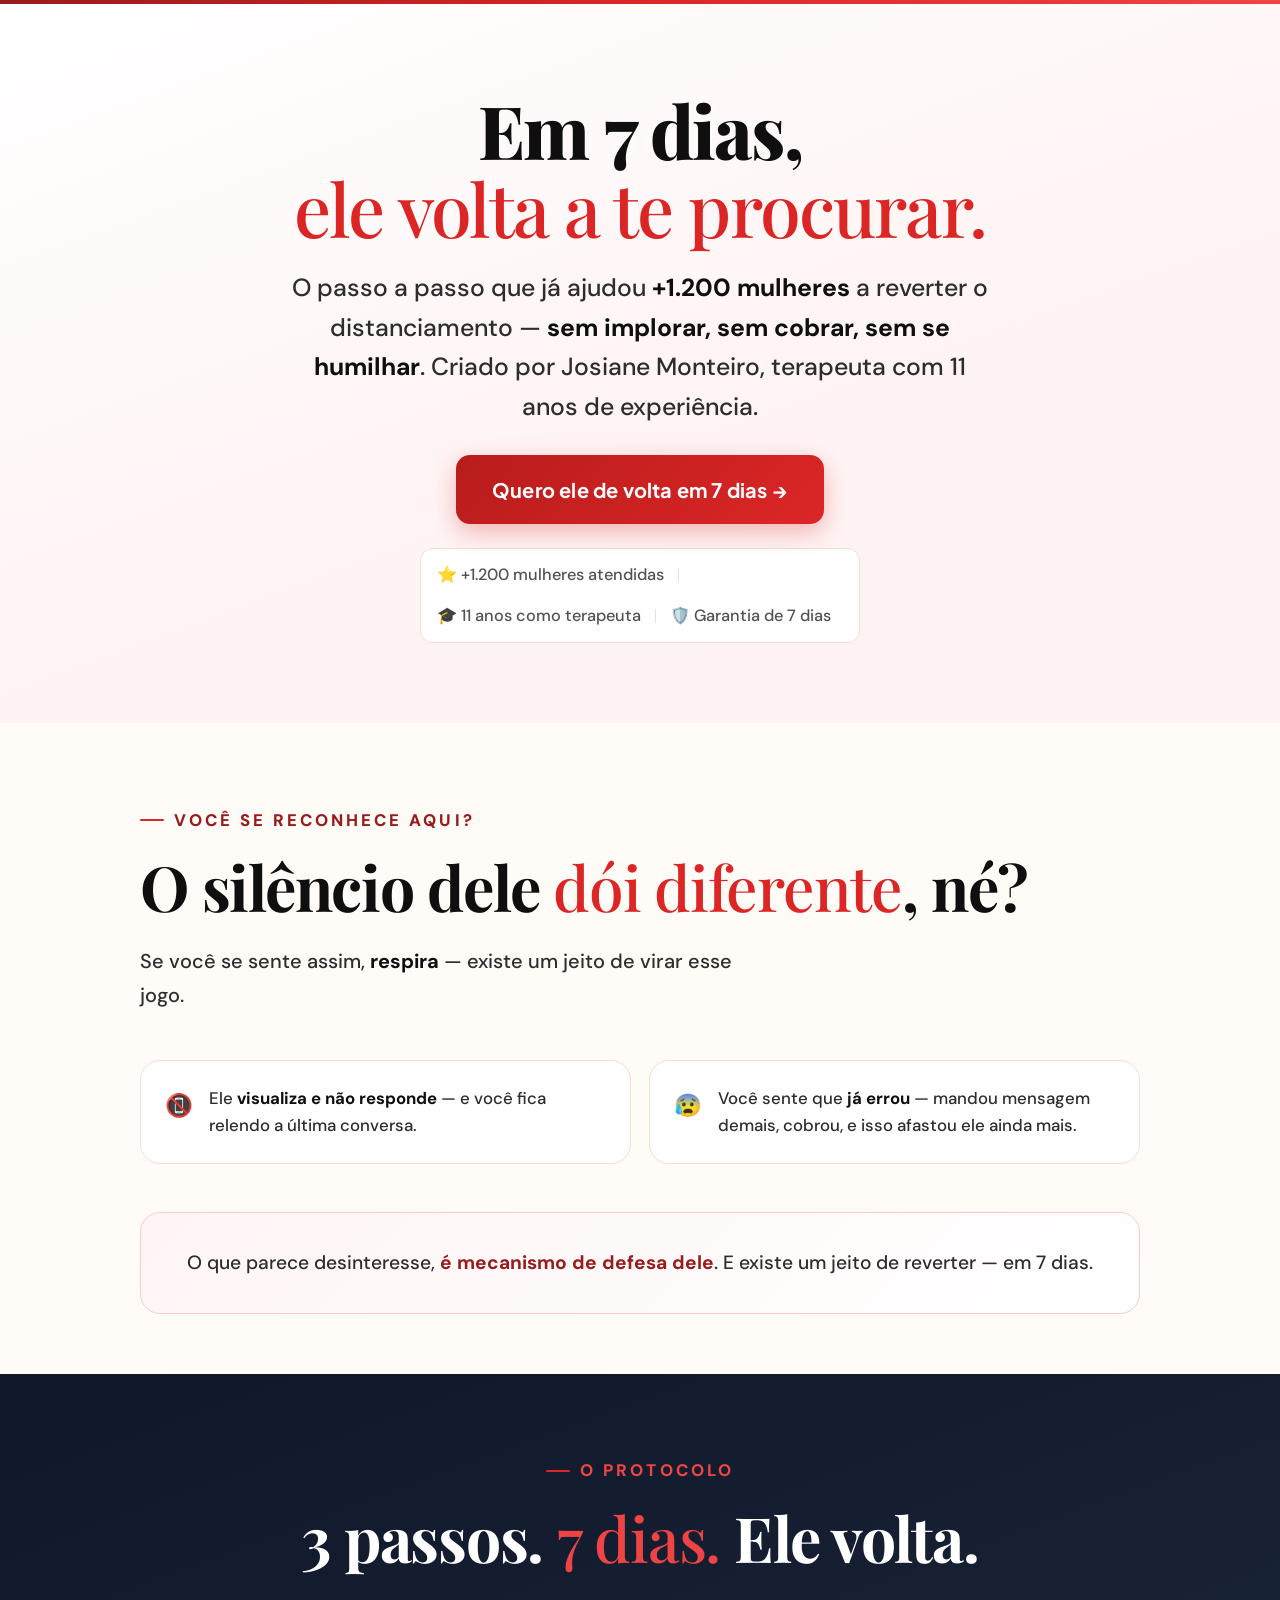
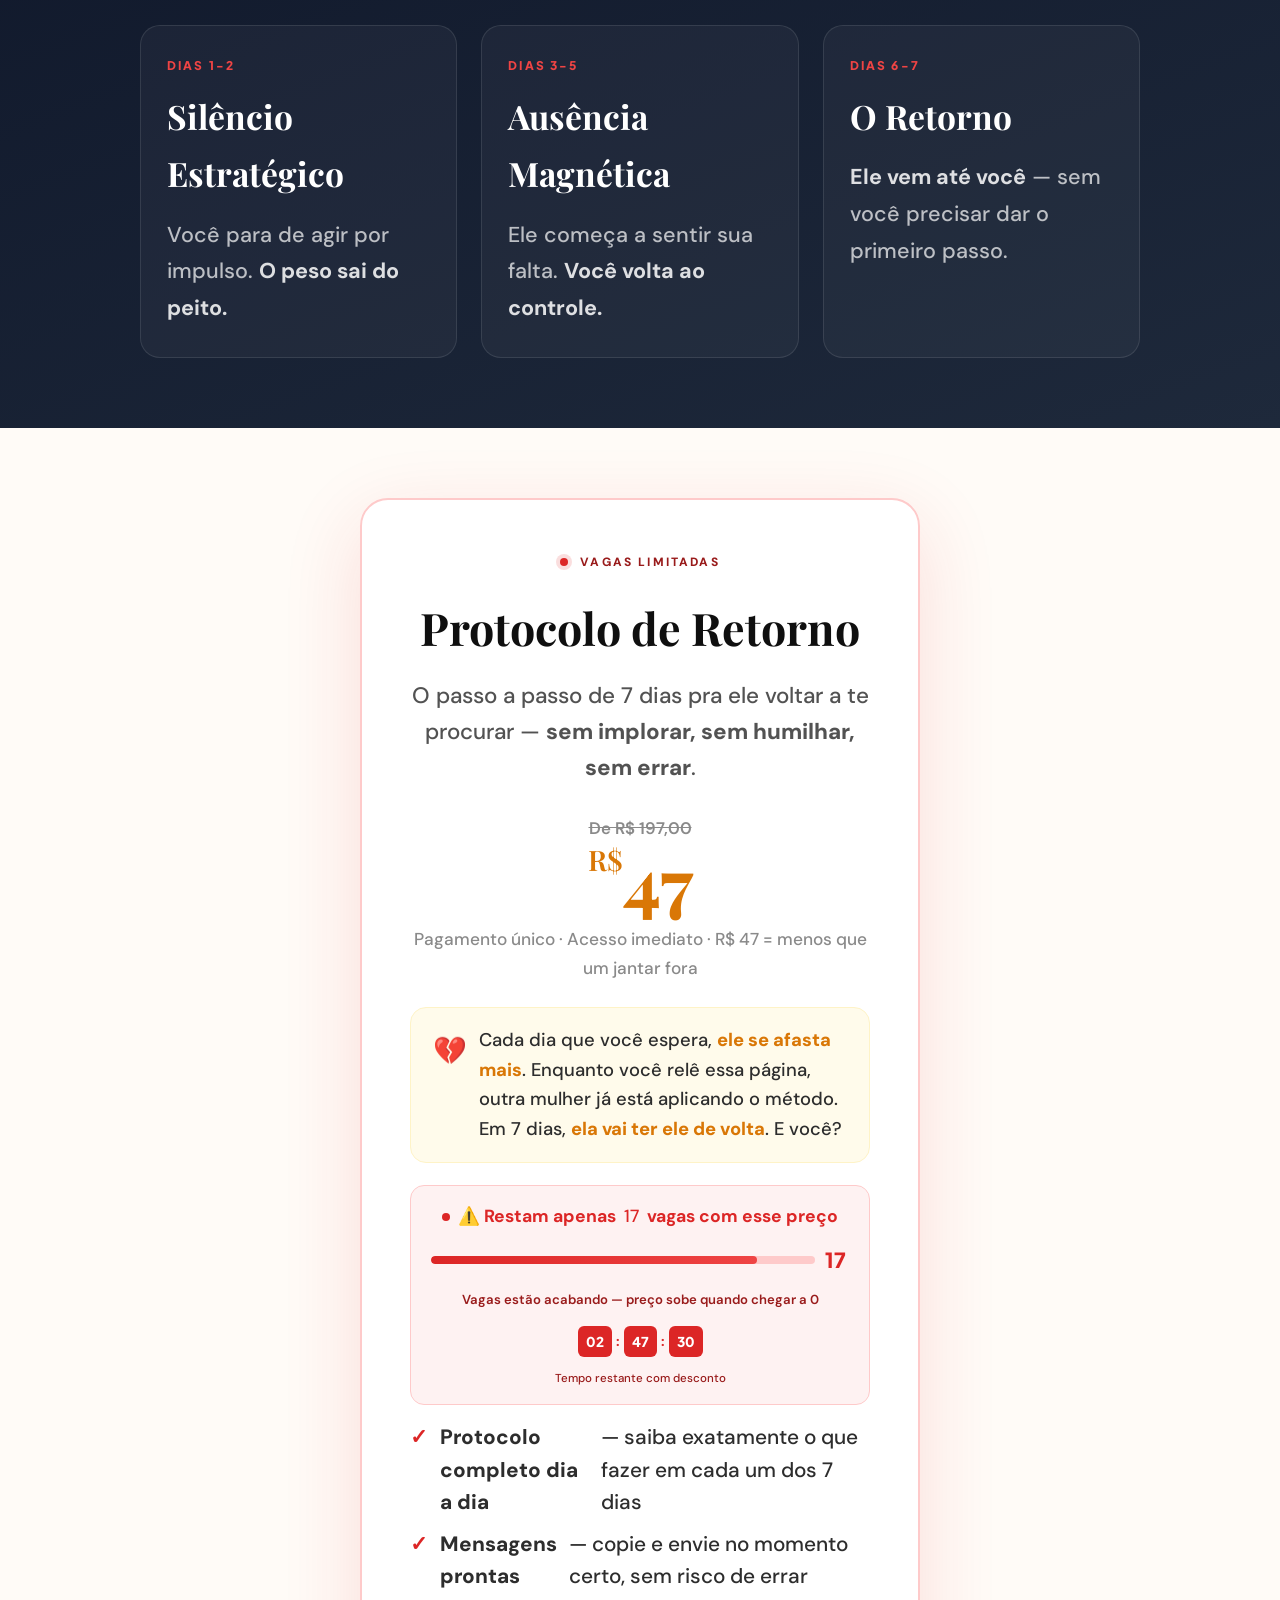
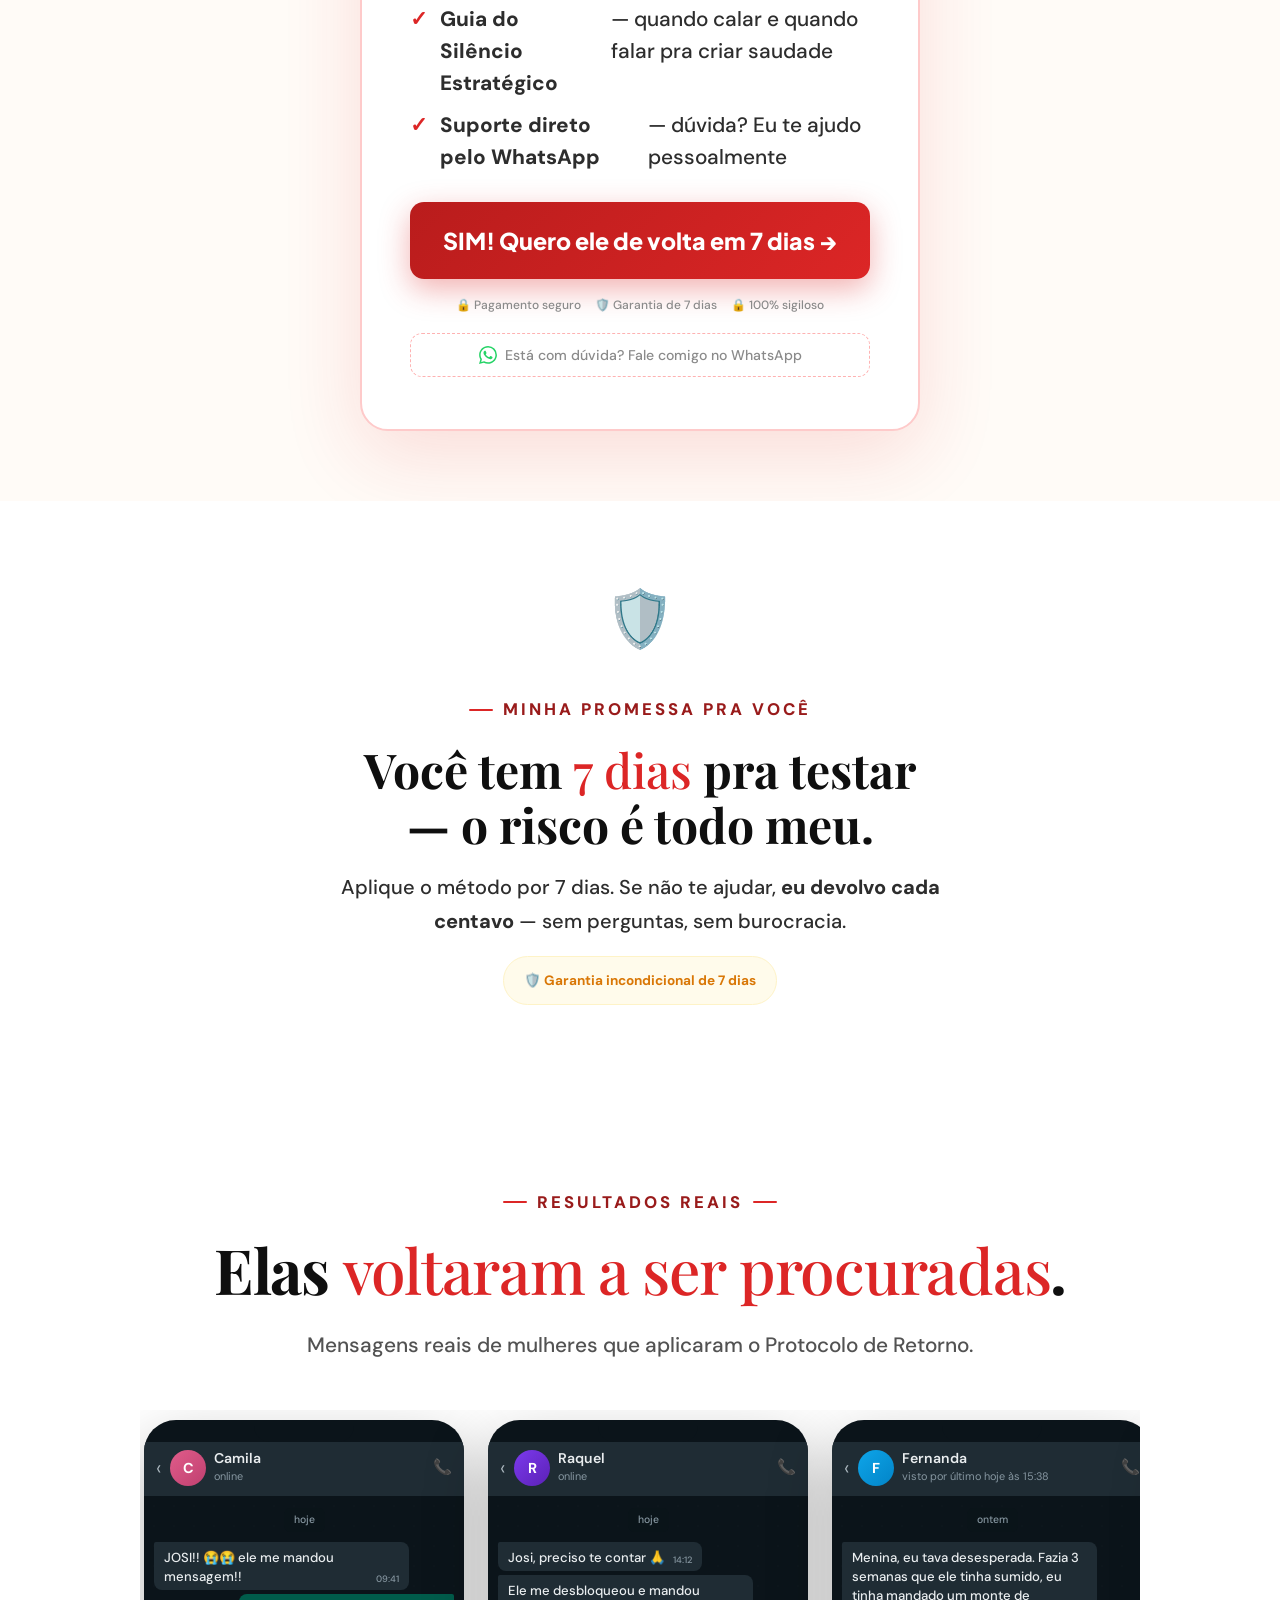
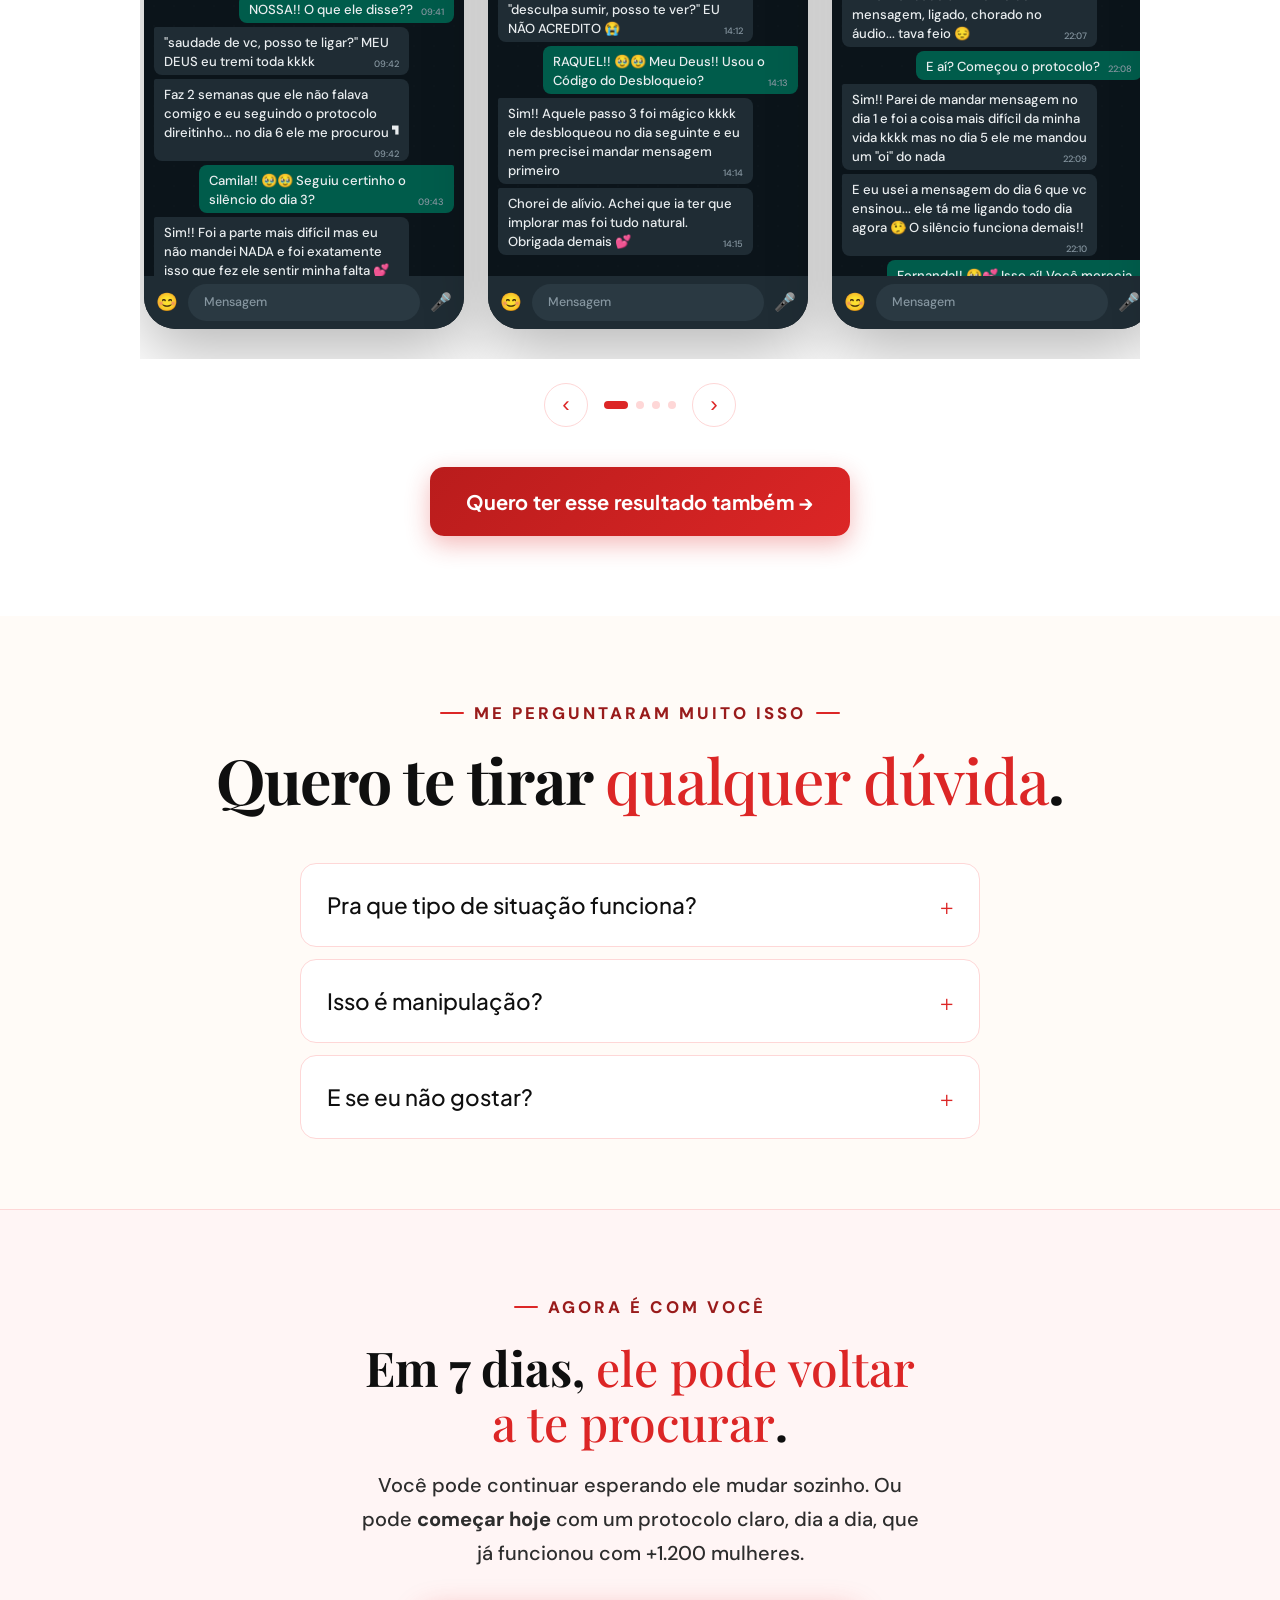
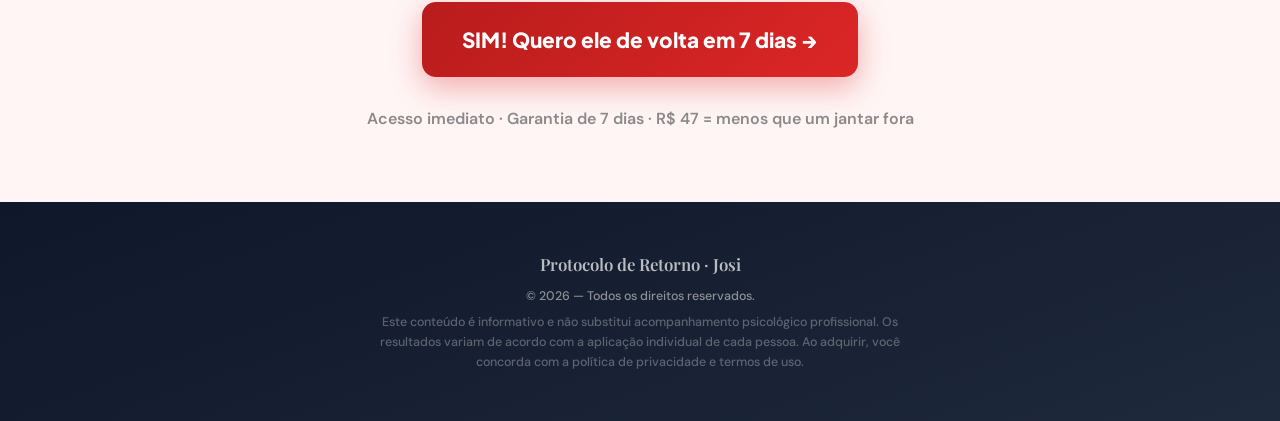
<file: index.html>
<!doctype html>
<html lang="pt-BR">
<head>
<meta charset="UTF-8">
<meta content="width=device-width,initial-scale=1.0,maximum-scale=1.0,user-scalable=no" name="viewport">
<title>Protocolo de Retorno — 7 dias para ele voltar a te procurar</title>
<meta name="description" content="Um método de 7 dias criado para fazer ele voltar a te procurar — sem humilhação, sem suplicar, sem errar.">
<link href="https://fonts.googleapis.com" rel="preconnect">
<link crossorigin href="https://fonts.gstatic.com" rel="preconnect">
<link href="https://fonts.googleapis.com/css2?family=Playfair+Display:wght@400;500;600;700;800&family=DM+Sans:wght@300;400;500;600;700&family=Plus+Jakarta+Sans:wght@500;600;700;800&display=swap" rel="stylesheet">
<style>
:root {
  --rose:       #DC2626;
  --rose-d:     #991B1B;
  --rose-l:     #EF4444;
  --rose-soft:  #FEF2F2;
  --rose-pale:  #FFF5F5;
  --rose-mid:   #FECACA;
  --gold:       #F59E0B;
  --gold-d:     #D97706;
  --gold-l:     #FCD34D;
  --gold-soft:  #FFFBEB;
  --gold-pale:  #FEF3C7;
  --white:      #ffffff;
  --off-white:  #FFFBF7;
  --ink:        #0F0F0F;
  --ink2:       #2D2D2D;
  --ink3:       #525252;
  --ink4:       #8A8A8A;
  --border:     #FED7D7;
  --border-d:   #FEB2B2;
}

*,:before,:after { box-sizing:border-box; margin:0; padding:0; }
em, i { font-style: normal; }

body { font-weight: 500; }
p, li, span, div { font-weight: 500; }
strong, b { font-weight: 800; }

.ident-txt, .psico-text p, .historia-text p, .ajuda-text > p,
.carta-quote p, .garantia-text p, .faq-a-inner,
.oferta-product-sub, .psico-highlight p, .desbloqueio-intro,
.hero-sub, .cta-final-content > p, .ident-intro {
  font-size: clamp(1.35rem, 4.2vw, 1.55rem);
  font-weight: 500;
  line-height: 1.75;
}

.modal-form label { font-size: 1.15rem; font-weight: 700; }
.modal-form input, .modal-form select { font-size: 1.25rem; font-weight: 500; }
.modal p { font-size: 1.25rem; font-weight: 500; }
.pix-instr { font-size: 1.1rem; font-weight: 500; }
.pix-copy-val { font-size: 1.05rem; font-weight: 600; }
.pix-desc { font-size: 1.15rem; font-weight: 500; }
.pix-note { font-size: 1.08rem; font-weight: 500; }
.success-detail-row { font-size: 1.15rem; font-weight: 500; }
html { scroll-behavior:smooth; -webkit-text-size-adjust:100%; }
body {
  background: var(--off-white);
  color: var(--ink);
  font-family: 'DM Sans', sans-serif;
  font-size: 24px;
  line-height: 1.7;
  -webkit-font-smoothing: antialiased;
  overflow-x: hidden;
}
@media (max-width:720px){ body { font-size: 23px; } }
@media (max-width:480px){ body { font-size: 22px; } }

img { max-width:100%; display:block; }
a { color:inherit; text-decoration:none; }

::-webkit-scrollbar { width:4px; }
::-webkit-scrollbar-track { background: var(--rose-pale); }
::-webkit-scrollbar-thumb { background: var(--rose-l); border-radius:2px; }
::selection { background: var(--rose-mid); color: var(--ink); }

.container    { width:92%; max-width:1000px; margin:0 auto; }
.container-sm { width:92%; max-width:700px;  margin:0 auto; }
.container-xs { width:92%; max-width:560px;  margin:0 auto; }

/* ─── LANDING SCREEN — HOOK INTEGRADO ─── */
.landing {
  position: fixed; inset:0; z-index:100;
  background: linear-gradient(160deg, #0F172A 0%, #1E293B 50%, #0F172A 100%);
  display: flex; justify-content:center; align-items:center;
  padding: 40px 20px;
  overflow-y: auto;
  transition: opacity .5s;
}
.landing.hidden { opacity:0; pointer-events:none; }

/* Subtle grain overlay */
.landing::before {
  content:'';
  position:absolute; inset:0;
  background-image: url("data:image/svg+xml,%3Csvg viewBox='0 0 256 256' xmlns='http://www.w3.org/2000/svg'%3E%3Cfilter id='noise'%3E%3CfeTurbulence type='fractalNoise' baseFrequency='0.9' numOctaves='4' stitchTiles='stitch'/%3E%3C/filter%3E%3Crect width='100%25' height='100%25' filter='url(%23noise)' opacity='0.04'/%3E%3C/svg%3E");
  pointer-events:none; z-index:0;
}

.landing-inner {
  width:100%; max-width:580px;
  text-align:center;
  position: relative; z-index:1;
}

/* Avatar */
.landing-avatar {
  width:80px; height:80px;
  border-radius:50%;
  margin:0 auto 28px;
  overflow:hidden;
  border:2px solid rgba(240,138,176,.4);
  box-shadow: 0 0 0 6px rgba(224,92,138,.08);
}
.landing-avatar img { width:100%; height:100%; object-fit:cover; }

/* Hook headline — the TikTok message */
.hook-eyebrow {
  display:inline-block;
  font-family: 'Plus Jakarta Sans', sans-serif;
  font-size: .75rem;
  font-weight: 800;
  letter-spacing: .22em;
  text-transform: uppercase;
  color: var(--rose-l);
  opacity: .7;
  margin-bottom: 20px;
}

.hook-headline {
  font-family: 'Playfair Display', serif;
  font-size: clamp(2rem, 6.5vw, 3.2rem);
  font-weight: 700;
  color: #fff;
  line-height: 1.12;
  margin-bottom: 20px;
  letter-spacing: -.02em;
}
.hook-headline .rose { color: var(--rose-l); }

/* The insight line — reframe */
.hook-insight {
  background: rgba(255,255,255,.05);
  border: 1px solid rgba(220,38,38,.2);
  border-radius: 16px;
  padding: 20px 24px;
  margin: 0 auto 28px;
  max-width: 480px;
}
.hook-insight p {
  color: rgba(255,255,255,.75);
  font-size: clamp(.95rem, 2.6vw, 1.05rem);
  line-height: 1.7;
  font-weight: 500;
}
.hook-insight strong {
  color: #fff;
  font-weight: 700;
}
.hook-insight .highlight {
  display: block;
  margin-top: 10px;
  color: var(--rose-l);
  font-family: 'Playfair Display', serif;
  font-size: clamp(1rem, 2.8vw, 1.15rem);
  font-weight: 600;
  font-style: italic;
}

/* CTA buttons */
.hook-cta-label {
  font-family: 'Plus Jakarta Sans', sans-serif;
  font-size: .8rem;
  font-weight: 700;
  letter-spacing: .1em;
  text-transform: uppercase;
  color: rgba(255,255,255,.4);
  margin-bottom: 14px;
}

.l-choices { display:flex; flex-direction:column; gap:12px; max-width:480px; margin:0 auto; }

.l-btn {
  display:flex; align-items:center; gap:14px;
  padding: 18px 22px;
  border: 1.5px solid rgba(220,38,38,.25);
  border-radius: 16px;
  background: rgba(255,255,255,.04);
  cursor:pointer; text-align:left;
  transition: border-color .2s, box-shadow .2s, background .2s, transform .15s;
  font-family: 'Plus Jakarta Sans', sans-serif;
  position:relative; overflow:hidden;
  width:100%;
  backdrop-filter: blur(8px);
}
.l-btn:hover {
  border-color: rgba(220,38,38,.6);
  background: rgba(255,255,255,.08);
  box-shadow: 0 8px 32px rgba(220,38,38,.2);
  transform: translateY(-1px);
}
.l-btn:active { transform: scale(.98); }

.l-btn-primary {
  border-color: rgba(220,38,38,.5);
  background: rgba(220,38,38,.1);
}
.l-btn-primary:hover { border-color: #EF4444; }

.l-btn-icon {
  width:44px; height:44px; flex-shrink:0;
  background: rgba(220,38,38,.15);
  border-radius:50%;
  display:flex; align-items:center; justify-content:center;
  font-size:1.2rem;
  border: 1px solid rgba(220,38,38,.2);
}

.l-btn-text { flex:1; display:flex; flex-direction:column; gap:2px; }
.l-btn-main-txt {
  color: #fff;
  font-size: clamp(1rem, 2.8vw, 1.1rem);
  font-weight: 700;
}
.l-btn-sub-txt {
  color: rgba(255,255,255,.45);
  font-size: .82rem;
  font-weight: 500;
}
.l-btn-arrow {
  color: var(--rose-l);
  font-size: 1.2rem;
  flex-shrink:0;
  opacity: .7;
  transition: transform .2s, opacity .2s;
}
.l-btn:hover .l-btn-arrow { transform: translateX(4px); opacity:1; }

.l-trust {
  display:flex; align-items:center; justify-content:center;
  flex-wrap:wrap; gap:12px;
  margin-top:28px;
  padding:12px 16px;
  border: 1px solid rgba(255,255,255,.08);
  border-radius:12px;
  background: rgba(255,255,255,.03);
}
.l-trust-item {
  display:flex; align-items:center; gap:6px;
  font-size:.75rem; font-weight:500;
  color: rgba(255,255,255,.4);
}
.l-trust-sep { width:1px; height:12px; background:rgba(255,255,255,.12); }

/* ─── MAIN SITE ─── */
.site { opacity:1; pointer-events:auto; transition: opacity .5s; }
.site.revealed { opacity:1; pointer-events:auto; }

.section-divider {
  width:100%; height:1px;
  background: linear-gradient(90deg, transparent, var(--border), transparent);
}

.section-label {
  display:inline-flex; align-items:center; gap:10px;
  font-size: 1.05rem; font-weight:800;
  letter-spacing:.18em; text-transform:uppercase;
  color: var(--rose-d);
  margin-bottom:18px;
}
.section-label-line { width:24px; height:2px; background:var(--rose); border-radius:2px; }

.section-title {
  font-family: 'Playfair Display', serif;
  font-size: clamp(2.6rem, 7.5vw, 3.9rem);
  font-weight: 700;
  color: var(--ink);
  line-height: 1.12;
  margin-bottom:22px;
  letter-spacing:-.02em;
}
.section-title .rose { color: var(--rose); }

/* ─── HERO — continua o gancho ─── */
.hero {
  background: linear-gradient(160deg, var(--white) 0%, var(--rose-pale) 50%, var(--rose-soft) 100%);
  padding: 90px 0 80px;
  position:relative;
  overflow:hidden;
}
.hero:before {
  content:'';
  position:absolute; top:0; left:0; right:0; height:4px;
  background: linear-gradient(90deg, #991B1B, #DC2626, #EF4444);
}

/* Bridge line — top of hero continues the TikTok hook */
.hero-bridge {
  background: #0F172A;
  color: #fff;
  padding: 14px 20px;
  text-align: center;
  font-family: 'Plus Jakarta Sans', sans-serif;
  font-size: clamp(.82rem, 2.2vw, .92rem);
  font-weight: 600;
  letter-spacing: .01em;
}
.hero-bridge .rose-txt { color: var(--rose-l); }

.hero-grid {
  display:grid;
  grid-template-columns:1fr;
  gap:56px;
  align-items:center;
  max-width:700px;
  margin:0 auto;
  text-align:center;
}
@media(max-width:860px){
  .hero-grid { grid-template-columns:1fr; gap:36px; text-align:center; }
}

.hero-content { z-index:2; position:relative; }

.hero-pre {
  display:inline-flex; align-items:center; gap:12px;
  font-size:.82rem; font-weight:800;
  letter-spacing:.18em; text-transform:uppercase;
  color: var(--rose-d);
  margin-bottom:24px;
}
.hero-pre-line { width:28px; height:2px; background:var(--rose); border-radius:2px; }

/* New hook-mirroring hero headline */
.hero-h1 {
  font-family: 'Playfair Display', serif;
  font-size: clamp(2.9rem, 8.5vw, 4.6rem);
  font-weight: 800;
  color: var(--ink);
  line-height: 1.06;
  margin-bottom: 22px;
  letter-spacing:-.025em;
}
.hero-h1 .accent { color: var(--rose); display:block; }

.hero-sub {
  color: var(--ink2);
  font-size: clamp(1.35rem, 4vw, 1.55rem);
  line-height: 1.6;
  margin-bottom:28px;
  font-weight:500;
}
.hero-sub strong { color: var(--ink); font-weight:700; }

/* Silence insight box — mirrors TikTok reframe right in the hero */
.hero-insight-box {
  background: var(--rose-pale);
  border: 1.5px solid var(--rose-mid);
  border-left: 4px solid #DC2626;
  border-radius: 14px;
  padding: 18px 20px;
  margin-bottom: 28px;
  text-align: left;
}
.hero-insight-box p {
  color: var(--ink2);
  font-size: clamp(1.2rem, 3.6vw, 1.4rem);
  line-height: 1.65;
  font-weight: 500;
}
.hero-insight-box strong { color: var(--rose-d); font-weight: 700; }
@media(max-width:860px){ .hero-insight-box { text-align:left; } }

.hero-cta-row {
  display:flex; flex-wrap:wrap; gap:12px;
  align-items:center;
  justify-content:center;
  margin-bottom:24px;
}
@media(max-width:860px){ .hero-cta-row { justify-content:center; } }

.btn-primary {
  display:inline-flex; align-items:center; gap:10px;
  padding: 22px 36px;
  background: linear-gradient(135deg, #B91C1C, #DC2626);
  color: #FFFFFF;
  font-family: 'Plus Jakarta Sans', sans-serif;
  font-weight: 700; font-size: 1.25rem;
  letter-spacing:.01em;
  border:none; border-radius:14px;
  cursor:pointer;
  transition: transform .15s, box-shadow .2s;
  box-shadow: 0 8px 24px rgba(220,38,38,.32);
}
.btn-primary:hover { transform: translateY(-2px); box-shadow: 0 12px 32px rgba(220,38,38,.42); }
.btn-primary:active { transform: translateY(0); }

.btn-secondary {
  display:inline-flex; align-items:center; gap:8px;
  padding: 22px 28px;
  background: var(--white);
  color: #DC2626;
  font-family: 'Plus Jakarta Sans', sans-serif;
  font-weight: 700; font-size: 1.2rem;
  border: 1.5px solid #FECACA;
  border-radius:14px;
  cursor:pointer;
  transition: background .2s, border-color .2s;
}
.btn-secondary:hover { background:#FEF2F2; border-color:#DC2626; }

.hero-trust {
  display:flex; align-items:center;
  flex-wrap:wrap; gap:14px;
  padding:12px 16px;
  border:1px solid var(--border);
  border-radius:12px;
  background:var(--white);
  max-width:440px;
}
@media(max-width:860px){ .hero-trust { margin: 0 auto; } }
.htrust-item {
  display:flex; align-items:center; gap:6px;
  color:var(--ink3); font-size: 1.02rem; font-weight:500;
}
.htrust-sep { width:1px; height:14px; background:var(--border); }

.hero-photo-wrap {
  position:relative;
  max-width:430px;
  margin: 0 auto;
}
.hero-photo {
  position:relative;
  border-radius: 28px;
  overflow:hidden;
  box-shadow: 0 24px 70px rgba(220,38,38,.18), 0 4px 12px rgba(0,0,0,.06);
  border: 6px solid var(--white);
  aspect-ratio: 3/4;
}
.hero-photo img { width:100%; height:100%; object-fit:cover; display:block; }
.hero-photo:before {
  content:'';
  position:absolute; inset:0;
  background: linear-gradient(180deg, transparent 60%, rgba(192,64,112,.12));
  z-index:2; pointer-events:none;
}

.hero-badge {
  position:absolute;
  bottom: -22px; left: 50%;
  transform: translateX(-50%);
  background: var(--white);
  border: 1.5px solid var(--rose-mid);
  border-radius: 999px;
  padding: 12px 22px;
  display:flex; align-items:center; gap:10px;
  box-shadow: 0 10px 32px rgba(220,38,38,.18);
  white-space:nowrap;
  z-index:5;
}
.hero-badge-dot {
  width:8px; height:8px; border-radius:50%;
  background: #DC2626;
  box-shadow: 0 0 0 4px rgba(220,38,38,.15);
  animation: pulse 2s infinite;
}
@keyframes pulse {
  0%,100% { box-shadow: 0 0 0 4px rgba(220,38,38,.15); }
  50%     { box-shadow: 0 0 0 8px rgba(220,38,38,.05); }
}
.hero-badge-txt {
  font-family: 'Plus Jakarta Sans', sans-serif;
  font-size: 1rem; font-weight:700;
  color:var(--ink);
}

/* ─── CARTA PESSOAL ─── */
.carta-section {
  background: var(--white);
  padding: 70px 0 60px;
}

.carta-quote {
  background: var(--rose-pale);
  border: 1.5px solid var(--rose-mid);
  border-radius:24px;
  max-width:720px;
  margin: 0 auto;
  padding: 44px 48px;
  position:relative;
  font-family: 'Playfair Display', serif;
}
@media(max-width:720px){ .carta-quote { padding: 32px 24px; border-radius:18px; } }

.carta-quote:before {
  content:'"';
  font-family: 'Playfair Display', serif;
  font-size:6rem; font-weight:700;
  color: var(--rose-l);
  position:absolute;
  top:-10px; left:24px;
  line-height:1;
  opacity:.5;
}

.carta-quote p {
  color: var(--ink2);
  font-size: clamp(1.15rem, 3vw, 1.35rem);
  line-height:1.75;
  font-style:normal;
  font-weight:500;
}
.carta-quote p + p { margin-top:14px; }
.carta-quote strong { color: var(--rose-d); font-weight:700; font-style:normal; }

.carta-sign {
  display:flex; align-items:center; gap:14px;
  margin-top:28px;
  padding-top:24px;
  border-top: 1px solid var(--border);
}
.carta-sign-avatar {
  width:54px; height:54px; border-radius:50%;
  overflow:hidden;
  border:2px solid var(--white);
  box-shadow: 0 4px 14px rgba(220,38,38,.15);
  flex-shrink:0;
}
.carta-sign-avatar img { width:100%; height:100%; object-fit:cover; }
.carta-sign-info { font-family: 'DM Sans', sans-serif; font-style:normal; }
.carta-sign-name { font-family: 'Playfair Display', serif; font-size: 1.3rem; font-weight:700; color: var(--ink); }
.carta-sign-role { font-size: 1.05rem; color: var(--ink3); font-weight:500; }

/* ─── IDENTIFICAÇÃO ─── */
.ident-section {
  background: var(--off-white);
  padding: 70px 0 60px;
}

.ident-intro {
  color: var(--ink2);
  font-size: clamp(1.05rem, 2.8vw, 1.25rem);
  line-height:1.7;
  max-width:620px;
  margin-bottom:48px;
}
.ident-intro strong { color: var(--ink); font-weight:700; }

.ident-grid {
  display:grid;
  grid-template-columns:1fr 1fr;
  gap:18px;
  margin-bottom:48px;
}
@media(max-width:560px){ .ident-grid { grid-template-columns:1fr; } }

.ident-item {
  background: var(--white);
  border: 1.5px solid var(--border);
  border-radius:20px;
  padding:24px;
  display:flex; align-items:flex-start; gap:16px;
  transition: border-color .2s, box-shadow .2s;
}
.ident-item:hover {
  border-color: #EF4444;
  box-shadow: 0 8px 28px rgba(220,38,38,.08);
}

.ident-ico { font-size:1.4rem; flex-shrink:0; margin-top:2px; }
.ident-txt {
  color: var(--ink2);
  font-size: clamp(.95rem, 2.6vw, 1.05rem);
  line-height:1.6;
}
.ident-txt strong { color:var(--ink); font-weight:700; }

.ident-reveal {
  background: linear-gradient(135deg, var(--rose-pale), var(--white));
  border: 1.5px solid var(--rose-mid);
  border-radius:20px;
  padding:34px 36px;
  text-align:center;
}
.ident-reveal p {
  color:var(--ink2);
  font-size: clamp(1.05rem, 2.8vw, 1.2rem);
  line-height:1.65;
}
.ident-reveal strong { color:var(--rose-d); font-weight:700; }

/* ─── MINHA HISTÓRIA ─── */
.historia-section {
  background: var(--white);
  padding: 70px 0;
}

.historia-grid {
  display:grid;
  grid-template-columns: .95fr 1.05fr;
  gap:60px;
  align-items:center;
}
@media(max-width:860px){
  .historia-grid { grid-template-columns:1fr; gap:40px; }
}

.historia-photo-wrap { position:relative; }
.historia-photo {
  position:relative;
  border-radius: 24px;
  overflow:hidden;
  box-shadow: 0 20px 60px rgba(220,38,38,.15), 0 4px 12px rgba(0,0,0,.05);
  aspect-ratio: 3/4;
  max-width: 420px;
  margin: 0 auto;
}
.historia-photo img { width:100%; height:100%; object-fit:cover; display:block; }

.historia-photo-tag {
  position:absolute;
  bottom:18px; left:18px; right:18px;
  background: rgba(255,255,255,.96);
  backdrop-filter: blur(8px);
  border-radius: 14px;
  padding: 12px 16px;
  font-family: 'Playfair Display', serif;
  font-style:normal;
  font-size: .95rem;
  color: var(--ink2);
  border: 1px solid rgba(240,200,216,.6);
}

.historia-text p {
  color: var(--ink2);
  font-size: clamp(1rem, 2.7vw, 1.1rem);
  line-height:1.8;
}
.historia-text p + p { margin-top:16px; }
.historia-text strong { color: var(--ink); font-weight:700; }
.historia-text em { color: var(--rose-d); font-style:normal; font-weight:500; }

/* ─── PSICOLOGIA ─── */
.psico-section {
  background: var(--off-white);
  padding: 70px 0;
}

.psico-grid {
  display:grid;
  grid-template-columns:1fr 1fr;
  gap:60px;
  align-items:start;
}
@media(max-width:700px){ .psico-grid { grid-template-columns:1fr; gap:40px; } }

.psico-h2 {
  font-family: 'Playfair Display', serif;
  font-size: clamp(2.3rem, 6.8vw, 3.3rem);
  font-weight: 700;
  color: var(--ink);
  line-height: 1.15;
  margin-bottom:22px;
  letter-spacing:-.02em;
}
.psico-h2 .rose { color: var(--rose); }

.psico-text p { color: var(--ink2); line-height:1.8; }
.psico-text p + p { margin-top:14px; }
.psico-text strong { color: var(--ink); font-weight:700; }

.psico-highlight {
  background: var(--rose-pale);
  border: 1.5px solid var(--rose-mid);
  border-left: 4px solid #DC2626;
  border-radius:14px;
  padding:20px 22px;
  margin-top:18px;
}
.psico-highlight p {
  color: var(--ink2);
  font-size: clamp(1.25rem, 3.6vw, 1.45rem) !important;
  line-height:1.65 !important;
}
.psico-highlight strong { color: var(--rose-d); font-weight:800; }

.psico-card-stack { display:flex; flex-direction:column; gap:14px; }

.psico-card {
  background: var(--white);
  border: 1.5px solid var(--border);
  border-radius:16px;
  padding:20px 22px;
  display:flex; gap:16px; align-items:flex-start;
  transition: border-color .2s, box-shadow .2s;
}
.psico-card:hover { border-color: #EF4444; box-shadow: 0 6px 20px rgba(220,38,38,.08); }

.psico-card-num {
  font-family: 'Playfair Display', serif;
  font-size: 2rem; font-weight:700;
  color: var(--rose-l);
  line-height:1; flex-shrink:0;
  width:38px;
}
.psico-card-body strong {
  display:block; font-size: 1.2rem; font-weight:700;
  color: var(--ink); margin-bottom:6px;
}
.psico-card-body span { font-size: 1.1rem; color:var(--ink3); line-height:1.55; }

/* ─── COMO VOU TE AJUDAR ─── */
.ajuda-section {
  background: var(--white);
  padding: 70px 0;
}

.ajuda-grid {
  display:grid;
  grid-template-columns:1.1fr .9fr;
  gap:60px;
  align-items:center;
}
@media(max-width:860px){ .ajuda-grid { grid-template-columns:1fr; gap:40px; } }

.ajuda-text h2 {
  font-family: 'Playfair Display', serif;
  font-size: clamp(2.4rem, 6.8vw, 3.5rem);
  font-weight: 700;
  color: var(--ink);
  line-height: 1.15;
  margin-bottom:22px;
  letter-spacing: -.02em;
}
.ajuda-text h2 .rose { color: var(--rose); }

.ajuda-list {
  list-style:none;
  display:grid;
  grid-template-columns:repeat(2, minmax(0, 1fr));
  gap:16px;
  margin-top:28px;
}
.ajuda-list li {
  position:relative;
  min-height:100%;
  padding:18px 18px 18px 56px;
  border:1px solid var(--border);
  border-radius:18px;
  background:linear-gradient(180deg, #fff7fa 0%, #ffffff 100%);
  box-shadow:0 14px 34px rgba(220,38,38,.08);
  color: var(--ink2);
  font-size: clamp(.95rem, 2.5vw, 1.05rem);
  line-height:1.65;
}
.ajuda-list li::before {
  content:'✓';
  position:absolute;
  left:18px;
  top:18px;
  width:26px;
  height:26px;
  border-radius:50%;
  display:flex;
  align-items:center;
  justify-content:center;
  background:linear-gradient(135deg, #DC2626, #991B1B);
  color:#fff;
  font-weight:800;
  box-shadow:0 8px 18px rgba(220,38,38,.22);
}
.ajuda-list li strong { color: var(--ink); font-weight:700; }
@media(max-width:720px){
  .ajuda-list { grid-template-columns:1fr; }
}

.ajuda-photo-col { display:flex; justify-content:center; }
.ajuda-photo-wrap { position:relative; }
.ajuda-photo-deco {
  position:absolute;
  top:-18px; right:-18px;
  width:100%; height:100%;
  border-radius:24px;
  border:2px solid var(--rose-mid);
  z-index:0;
}
.ajuda-photo {
  position:relative; z-index:1;
  border-radius:24px;
  overflow:hidden;
  box-shadow: 0 20px 56px rgba(220,38,38,.15);
  aspect-ratio: 3/4;
  max-width:360px;
}
.ajuda-photo img { width:100%; height:100%; object-fit:cover; }

/* ─── SOLUÇÃO 7 DIAS ─── */
.solucao-section {
  background: linear-gradient(160deg, #0F172A 0%, #1E293B 100%);
  padding: 70px 0;
}

.sol-header {
  text-align:center;
  margin-bottom:52px;
}
.sol-header .section-label { color: var(--rose-l); justify-content:center; }
.sol-header .section-title { color: var(--white); }
.sol-header .section-title .rose { color: var(--rose-l); }
.sol-header > p { color: rgba(255,255,255,.55); font-size: clamp(.95rem, 2.5vw, 1.05rem); }

.pillars {
  display:grid;
  grid-template-columns:repeat(3,1fr);
  gap:24px;
}
@media(max-width:700px){ .pillars { grid-template-columns:1fr; } }

.pillar {
  background: rgba(255,255,255,.04);
  border: 1.5px solid rgba(255,255,255,.1);
  border-radius:20px;
  padding:30px 26px;
  transition: border-color .2s, background .2s;
}
.pillar:hover { border-color: rgba(240,138,176,.4); background: rgba(255,255,255,.07); }

.pillar-day {
  font-family: 'Plus Jakarta Sans', sans-serif;
  font-size: .75rem; font-weight:800;
  letter-spacing:.18em; text-transform:uppercase;
  color: var(--rose-l);
  margin-bottom:12px;
}
.pillar-title {
  font-family: 'Playfair Display', serif;
  font-size: clamp(1.7rem, 4.4vw, 2.1rem);
  font-weight:700;
  color: var(--white);
  margin-bottom:14px;
}
.pillar-desc {
  color: rgba(255,255,255,.7);
  font-size: clamp(1.18rem, 3.4vw, 1.35rem);
  line-height:1.7;
}
.pillar-desc strong { color: rgba(255,255,255,.85); font-weight:700; }

/* ─── OFERTA ─── */
.oferta-section {
  background: var(--off-white);
  padding: 70px 0;
}

.oferta-box {
  background: var(--white);
  border: 2px solid var(--rose-mid);
  border-radius:28px;
  max-width:560px;
  margin:0 auto;
  padding: 52px 48px;
  text-align:center;
  box-shadow: 0 24px 80px rgba(220,38,38,.14);
}
@media(max-width:620px){ .oferta-box { padding:36px 24px; border-radius:20px; } }

.oferta-box-pre {
  display:flex; align-items:center; justify-content:center; gap:12px;
  font-size:.75rem; font-weight:800;
  letter-spacing:.18em; text-transform:uppercase;
  color:var(--rose-d);
  margin-bottom:18px;
}

.oferta-product-name {
  font-family: 'Playfair Display', serif;
  font-size: clamp(2.2rem, 6vw, 2.8rem);
  font-weight:700;
  color: var(--ink);
  margin-bottom:12px;
}
.oferta-product-sub {
  color: var(--ink3);
  font-size: clamp(1.2rem, 3.6vw, 1.4rem) !important;
  line-height:1.6 !important;
  margin-bottom:28px;
}

.oferta-price-old {
  font-size: 1.05rem; font-weight:600;
  color: var(--ink4);
  text-decoration:line-through;
  margin-bottom:4px;
}
.oferta-price-now {
  font-family: 'Playfair Display', serif;
  font-size: clamp(3.2rem, 9vw, 4.4rem);
  font-weight:800;
  color: var(--gold-d);
  line-height:1;
  margin-bottom:8px;
}
.oferta-price-now small { font-size:.4em; vertical-align:top; font-weight:600; color:var(--gold-d); }
.oferta-price-info {
  font-size: 1.08rem; font-weight:500;
  color: var(--ink4);
  margin-bottom:24px;
}

.ancora-emocional {
  background: var(--gold-soft);
  border: 1.5px solid var(--gold-pale);
  border-radius: 16px;
  padding: 18px 22px;
  margin: 14px 0 22px;
  text-align: left;
  display: flex;
  align-items: flex-start;
  gap: 12px;
}
.ancora-emocional-icon { font-size: 1.7rem; flex-shrink:0; margin-top:2px; }
.ancora-emocional p {
  color: var(--ink2);
  font-size: 1.15rem !important;
  line-height: 1.6 !important;
  margin: 0;
  font-weight: 500;
}
.ancora-emocional p strong { color: var(--gold-d); font-weight: 800; }

.vagas-oferta {
  display: flex;
  flex-direction: column;
  align-items: center;
  justify-content: center;
  gap: 10px;
  background: #FEF2F2;
  border: 1.5px solid #FECACA;
  border-radius: 14px;
  padding: 16px 20px;
  margin-bottom: 16px;
}
.vagas-oferta-top {
  display: flex;
  align-items: center;
  gap: 8px;
  font-size: 1.1rem;
  font-weight: 700;
  color: #DC2626;
}
.vagas-oferta-dot {
  width:8px; height:8px; border-radius:50%;
  background: #DC2626;
  animation: pulse 1.5s infinite;
  flex-shrink:0;
}
.vagas-countdown-row {
  display: flex;
  align-items: center;
  gap: 6px;
  width: 100%;
}
.vagas-countdown-bar {
  flex: 1;
  height: 8px;
  background: #FECACA;
  border-radius: 4px;
  overflow: hidden;
}
.vagas-countdown-fill {
  height: 100%;
  background: linear-gradient(90deg, #DC2626, #EF4444);
  border-radius: 4px;
  transition: width 1s ease;
}
.vagas-countdown-num {
  font-family: 'Plus Jakarta Sans', sans-serif;
  font-size: 1.3rem;
  font-weight: 800;
  color: #DC2626;
  min-width: 28px;
  text-align: center;
}
.vagas-countdown-label {
  font-size: .82rem;
  font-weight: 600;
  color: #991B1B;
  text-align: center;
  margin-top: 2px;
}
.vagas-timer {
  display: flex;
  align-items: center;
  justify-content: center;
  gap: 4px;
  margin-top: 4px;
}
.vagas-timer-block {
  background: #DC2626;
  color: #fff;
  border-radius: 6px;
  padding: 4px 8px;
  font-family: 'Plus Jakarta Sans', sans-serif;
  font-size: .85rem;
  font-weight: 800;
  min-width: 32px;
  text-align: center;
}
.vagas-timer-sep {
  font-size: .85rem;
  font-weight: 800;
  color: #DC2626;
}
.vagas-timer-label {
  font-size: .72rem;
  font-weight: 500;
  color: #991B1B;
  margin-top: 2px;
}

.oferta-includes {
  display:flex; flex-direction:column; gap:10px;
  margin-bottom:28px;
  text-align:left;
}
.oferta-includes-item {
  display:flex; align-items:flex-start; gap:12px;
  font-size: clamp(1.15rem, 3.4vw, 1.3rem);
  color: var(--ink2);
  line-height:1.55;
}
.oferta-includes-item::before { content:'✓'; color:#DC2626; font-weight:800; flex-shrink:0; }

.oferta-cta {
  display:block; width:100%;
  padding: 24px 28px;
  background: linear-gradient(135deg, #B91C1C, #DC2626);
  color: #FFFFFF;
  border:none; border-radius:14px;
  font-family: 'Plus Jakarta Sans', sans-serif;
  font-weight: 800; font-size: clamp(1.25rem, 3.8vw, 1.45rem);
  cursor:pointer;
  transition: transform .15s, box-shadow .2s;
  box-shadow: 0 10px 30px rgba(220,38,38,.36);
  margin-bottom:16px;
}
.oferta-cta:hover { transform: translateY(-2px); box-shadow: 0 16px 40px rgba(220,38,38,.46); }

.oferta-secure {
  display:flex; align-items:center; justify-content:center;
  flex-wrap:wrap; gap:14px;
  font-size:.75rem; font-weight:600;
  color: var(--ink4);
}

/* WhatsApp doubt button */
.oferta-whatsapp-doubt {
  display: flex;
  align-items: center;
  justify-content: center;
  gap: 8px;
  margin-top: 18px;
  padding: 12px 18px;
  background: transparent;
  border: 1.5px dashed var(--border-d);
  border-radius: 12px;
  color: var(--ink4);
  font-size: .88rem;
  font-weight: 500;
  cursor: pointer;
  transition: all .25s;
  text-decoration: none;
  width: 100%;
}
.oferta-whatsapp-doubt:hover {
  border-color: #25d366;
  color: #16a34a;
  background: rgba(37,211,102,.04);
}
.oferta-whatsapp-doubt svg {
  width: 18px;
  height: 18px;
  fill: #25d366;
  flex-shrink: 0;
}
.oferta-whatsapp-doubt span {
  line-height: 1.3;
}

/* ─── DESBLOQUEIO ─── */
.desbloqueio-section {
  background: linear-gradient(160deg, #0F172A 0%, #1E293B 100%);
  padding: 60px 0;
}

.desbloqueio-box {
  max-width:600px;
  margin:0 auto;
  text-align:center;
}

.desbloqueio-tag {
  display:inline-block;
  font-family: 'Plus Jakarta Sans', sans-serif;
  font-size:.72rem; font-weight:800;
  letter-spacing:.2em; text-transform:uppercase;
  color: var(--rose-l);
  background: rgba(220,38,38,.15);
  border:1px solid rgba(240,138,176,.2);
  border-radius:999px;
  padding:6px 16px;
  margin-bottom:20px;
}

.desbloqueio-h2 {
  font-family: 'Playfair Display', serif;
  font-size: clamp(2.4rem, 7vw, 3.5rem);
  font-weight:700;
  color: var(--white);
  margin-bottom:20px;
  line-height:1.12;
}
.desbloqueio-h2 .rose { color: var(--rose-l); }

.desbloqueio-intro {
  color: rgba(255,255,255,.75) !important;
  font-size: clamp(1.25rem, 3.6vw, 1.45rem) !important;
  line-height:1.7 !important;
  margin-bottom:28px;
}
.desbloqueio-intro strong { color: rgba(255,255,255,.85); font-weight:700; }

.desbloqueio-list {
  list-style:none;
  display:flex; flex-direction:column; gap:10px;
  margin-bottom:28px;
  text-align:left;
  max-width:420px;
  margin-left:auto; margin-right:auto;
}
.desbloqueio-list li {
  display:flex; align-items:flex-start; gap:12px;
  color:rgba(255,255,255,.6);
  font-size: clamp(.88rem, 2.3vw, .95rem);
  line-height:1.5;
}
.desbloqueio-list li::before { content:'→'; color:#EF4444; font-weight:800; flex-shrink:0; }

.desbloqueio-pricing {
  display:flex; align-items:baseline; justify-content:center; gap:14px;
  margin-bottom:24px;
}
.desbloqueio-old {
  font-size:.85rem; font-weight:600;
  color:rgba(255,255,255,.35);
  text-decoration:line-through;
}
.desbloqueio-now {
  font-family:'Playfair Display',serif;
  font-size:clamp(2.4rem, 7vw, 3.2rem);
  font-weight:800;
  color:var(--gold-l);
  line-height:1;
}
.desbloqueio-now small { font-size:.42em; font-weight:600; vertical-align:top; }

.desbloqueio-cta {
  display:inline-flex; align-items:center; gap:10px;
  padding: 18px 36px;
  background: linear-gradient(135deg, #B91C1C, #DC2626);
  color: #FFFFFF;
  border:none; border-radius:14px;
  font-family: 'Plus Jakarta Sans', sans-serif;
  font-weight: 800; font-size: 1rem;
  cursor:pointer;
  transition: transform .15s, background .2s;
  box-shadow: 0 10px 28px rgba(220,38,38,.3);
}
.desbloqueio-cta:hover { transform:translateY(-2px); background:#DC2626; }

/* ─── GARANTIA ─── */
.garantia-section {
  background: var(--white);
  padding: 70px 0;
}

.garantia-grid {
  display:grid;
  grid-template-columns:.8fr 1.2fr;
  gap:60px;
  align-items:center;
}
@media(max-width:860px){ .garantia-grid { grid-template-columns:1fr; gap:40px; } }

.garantia-photo-wrap { display:flex; justify-content:center; }
.garantia-photo {
  position:relative;
  border-radius:24px;
  overflow:hidden;
  box-shadow: 0 20px 56px rgba(220,38,38,.12);
  max-width:320px;
  aspect-ratio:1/1;
}
.garantia-photo img { width:100%; height:100%; object-fit:cover; display:block; }
.garantia-shield {
  position:absolute; bottom:16px; right:16px;
  background:var(--white);
  border-radius:50%;
  width:56px; height:56px;
  display:flex; align-items:center; justify-content:center;
  font-size:1.6rem;
  box-shadow:0 6px 20px rgba(0,0,0,.1);
}

.garantia-text h2 {
  font-family:'Playfair Display',serif;
  font-size: clamp(2.4rem, 6.8vw, 3.5rem);
  font-weight:700;
  color:var(--ink);
  line-height:1.15;
  margin-bottom:22px;
  letter-spacing:-.02em;
}
.garantia-text h2 .rose { color:var(--rose); }
.garantia-text p { color:var(--ink2); line-height:1.8; }
.garantia-text p + p { margin-top:14px; }
.garantia-text p strong { color:var(--ink); font-weight:700; }
.garantia-text p span { color:var(--rose-d); font-weight:500; }

.garantia-seal {
  display:inline-flex; align-items:center; gap:10px;
  margin-top:24px;
  padding:12px 20px;
  background:var(--gold-soft);
  border:1.5px solid var(--gold-pale);
  border-radius:999px;
  font-size:.85rem; font-weight:700;
  color:var(--gold-d);
}

/* ─── FAQ ─── */
.faq-section {
  background: var(--off-white);
  padding: 70px 0;
}

.faq-header { text-align:center; margin-bottom:48px; }

.faq-list { max-width:680px; margin:0 auto; display:flex; flex-direction:column; gap:12px; }

.faq-item {
  background:var(--white);
  border:1.5px solid var(--border);
  border-radius:16px;
  overflow:hidden;
  transition: border-color .2s;
}
.faq-item.open { border-color:var(--rose-l); }

.faq-q {
  padding:22px 26px;
  display:flex; align-items:center; justify-content:space-between; gap:16px;
  cursor:pointer;
  font-family:'Plus Jakarta Sans',sans-serif;
  font-size: clamp(1.2rem, 3.6vw, 1.4rem); font-weight:700;
  color:var(--ink);
  user-select:none;
}
.faq-toggle {
  font-size:1.4rem; font-weight:300;
  color:var(--rose);
  transition:transform .25s;
  flex-shrink:0;
}
.faq-item.open .faq-toggle { transform:rotate(45deg); }

.faq-a {
  max-height:0; overflow:hidden;
  transition: max-height .3s ease;
}
.faq-item.open .faq-a { max-height: 600px; }
.faq-a-inner {
  padding:0 26px 22px;
  color:var(--ink2);
  font-size: clamp(1.18rem, 3.4vw, 1.35rem) !important;
  line-height:1.75 !important;
}
.faq-a-inner strong { color:var(--ink); font-weight:700; }

/* ─── CTA FINAL ─── */
.cta-final-section {
  background: var(--rose-pale);
  padding: 70px 0;
  border-top: 1px solid var(--border);
}

.cta-final-grid {
  display:grid;
  grid-template-columns:.8fr 1.2fr;
  gap:60px;
  align-items:center;
}
@media(max-width:860px){ .cta-final-grid { grid-template-columns:1fr; gap:40px; text-align:center; } }

.cta-final-photo-wrap { display:flex; justify-content:center; }
.cta-final-photo {
  border-radius:24px;
  overflow:hidden;
  box-shadow: 0 20px 56px rgba(220,38,38,.15);
  max-width:320px;
  aspect-ratio:3/4;
}
.cta-final-photo img { width:100%; height:100%; object-fit:cover; display:block; }

.cta-final-content h2 {
  font-family:'Playfair Display',serif;
  font-size: clamp(2.4rem, 6.8vw, 3.5rem);
  font-weight:700;
  color:var(--ink);
  line-height:1.15;
  margin-bottom:22px;
  letter-spacing:-.02em;
}
.cta-final-content h2 .rose { color:var(--rose); }

.cta-final-btn {
  display:inline-flex; align-items:center; gap:10px;
  padding: 24px 40px;
  background: linear-gradient(135deg, #B91C1C, #DC2626);
  color: #FFFFFF;
  border:none; border-radius:14px;
  font-family:'Plus Jakarta Sans',sans-serif;
  font-weight:800; font-size: 1.3rem;
  cursor:pointer;
  transition: transform .15s, box-shadow .2s;
  box-shadow: 0 10px 30px rgba(220,38,38,.36);
  margin-top:8px; margin-bottom:14px;
}
.cta-final-btn:hover { transform:translateY(-2px); box-shadow:0 16px 40px rgba(200,80,130,.46); }

.cta-final-tip {
  font-size: 1rem; font-weight:600;
  color: var(--ink4);
}

/* ─── FOOTER ─── */
.footer {
  background: linear-gradient(160deg, #0F172A 0%, #1E293B 100%);
  color: rgba(255,255,255,.5);
  text-align:center;
  padding: 48px 0;
}
.footer-brand {
  font-family:'Playfair Display',serif;
  font-size:1.05rem; font-weight:600;
  color:rgba(255,255,255,.7);
  margin-bottom:8px;
}
.footer p { font-size:.78rem; line-height:1.6; }
.footer p + p { margin-top:6px; }
.footer-disclaimer { font-size:.72rem; max-width:560px; margin:12px auto 0; opacity:.6; }


/* ─── MODAL ─── */
.modal {
  display:none; position:fixed; inset:0; z-index:200;
  background:rgba(26,16,22,.7);
  backdrop-filter:blur(4px);
  align-items:center; justify-content:center;
  padding:20px;
}
.modal.show { display:flex; }

.modal-box {
  background:var(--white);
  border-radius:24px;
  padding:36px 32px;
  max-width:440px; width:100%;
  position:relative;
  box-shadow:0 30px 80px rgba(0,0,0,.22);
  max-height:90vh; overflow-y:auto;
}
@media(max-width:480px){
  .modal-box { border-radius:18px; padding:28px 20px; }
}

.modal-close {
  position:absolute; top:16px; right:18px;
  background:none; border:none;
  width:32px; height:32px;
  border-radius:50%;
  cursor:pointer;
  font-size:1.4rem;
  color:var(--ink3);
  transition: background .2s;
}
.modal-close:hover { background:var(--rose-pale); }

.modal h3 {
  font-family:'Playfair Display',serif;
  font-size:clamp(1.4rem,4vw,1.7rem);
  color:var(--ink);
  margin-bottom:10px;
  font-weight:700;
}
.modal p { color:var(--ink3); font-size:.95rem; margin-bottom:22px; line-height:1.6; }

.modal-form {
  display:flex; flex-direction:column;
  gap:12px;
  text-align:left;
}
.modal-form label { font-size:.82rem; font-weight:600; color:var(--ink2); }
.modal-form input, .modal-form select {
  padding:14px 16px;
  border:1.5px solid var(--border);
  border-radius:12px;
  font-family:inherit;
  font-size:.95rem;
  color:var(--ink);
  background:var(--off-white);
  transition:border-color .2s;
  width:100%;
}
.modal-form input:focus, .modal-form select:focus { outline:none; border-color:var(--rose); }

.modal-submit {
  margin-top:6px;
  padding:16px 24px;
  background:linear-gradient(135deg, var(--rose-d), var(--rose));
  color:white;
  border:none; border-radius:12px;
  font-family:'Plus Jakarta Sans',sans-serif;
  font-weight:700; font-size:1rem;
  cursor:pointer;
  transition:transform .15s;
}
.modal-submit:hover { transform:translateY(-1px); }
.modal-submit:disabled { opacity:.6; cursor:not-allowed; }

.checkout-step { display:none; }
.checkout-step.active { display:block; animation: fadeStep .3s ease; }
@keyframes fadeStep { from { opacity:0; transform:translateY(8px); } to { opacity:1; transform:none; } }

.pix-block {
  background:var(--rose-pale);
  border:1.5px solid var(--border);
  border-radius:18px;
  padding:22px 18px;
  margin:18px 0 6px;
  text-align:center;
}
.pix-valor {
  font-family:'Playfair Display',serif;
  font-size:clamp(2.2rem,7vw,2.8rem);
  font-weight:700;
  color:var(--rose-d);
  line-height:1;
  margin-bottom:6px;
}
.pix-valor sup { vertical-align:top; font-size:.42em; color:var(--rose-d); margin-right:4px; font-weight:600; }
.pix-instr {
  background:var(--white);
  border:1px dashed var(--border-d);
  border-radius:12px;
  padding:12px 14px;
  margin-bottom:14px;
  text-align:left;
  font-size:.8rem;
  color:var(--ink2);
  line-height:1.5;
}
.pix-copy-block {
  display:flex; align-items:center; gap:10px;
  background:var(--white);
  border:1.5px solid var(--border);
  border-radius:14px;
  padding:12px 14px;
  margin-bottom:14px;
}
.pix-copy-block > div:first-child { flex:1; min-width:0; text-align:left; }
.pix-copy-label { font-size:.7rem; font-weight:600; color:var(--ink3); text-transform:uppercase; letter-spacing:.06em; margin-bottom:4px; }
.pix-copy-val { font-size:.78rem; color:var(--ink2); white-space:nowrap; overflow:hidden; text-overflow:ellipsis; }
.pix-copy-btn {
  background:var(--rose-soft);
  border:1px solid var(--border);
  color:var(--rose-d);
  font-weight:700; font-size:.82rem;
  padding:9px 14px; border-radius:10px;
  cursor:pointer; transition:all .2s; flex-shrink:0;
  font-family:inherit;
}
.pix-copy-btn:hover { background:var(--rose-mid); }
.pix-note { color:var(--ink3); font-size:.78rem; line-height:1.5; margin-top:4px; text-align:left; }

.btn-modal-ghost {
  background:none; border:none;
  color:var(--ink3); font-size:.85rem;
  padding:10px; margin-top:10px;
  cursor:pointer; width:100%;
  font-family:inherit; font-weight:500;
  transition:color .2s;
}
.btn-modal-ghost:hover { color:var(--ink); }

.success-icon {
  width:64px; height:64px;
  margin:0 auto 18px;
  background:linear-gradient(135deg,#25d366,#1ea855);
  color:#fff; border-radius:50%;
  display:flex; align-items:center; justify-content:center;
  font-size:2rem;
  box-shadow:0 14px 32px rgba(37,211,102,.3);
}
.success-detail-row {
  display:flex; align-items:center; gap:10px;
  background:var(--off-white);
  border:1px solid var(--border);
  border-radius:12px;
  padding:12px 14px; margin-bottom:8px;
  font-size:.85rem; color:var(--ink2); text-align:left;
}
.success-detail-row > span:first-child { font-size:1.1rem; }
.success-notify-btn {
  display:flex; align-items:center; justify-content:center; gap:10px;
  width:100%; margin-top:18px;
  background:linear-gradient(135deg,#25d366,#1ea855);
  color:#fff; border:none; border-radius:14px;
  padding:14px 20px;
  font-family:inherit; font-weight:700; font-size:.95rem;
  cursor:pointer; transition:all .2s;
  box-shadow:0 12px 30px rgba(37,211,102,.32);
  text-decoration:none;
}
.success-notify-btn:hover { transform:translateY(-2px); box-shadow:0 18px 40px rgba(37,211,102,.42); }
.success-notify-btn > span:first-child { font-size:1.25rem; }
.success-notify-btn > div { display:flex; flex-direction:column; text-align:left; line-height:1.2; }
.success-notify-btn small { font-weight:500; opacity:.9; font-size:.72rem; }


/* ─── CHECKOUT EMBUTIDO (PROTOCOLO) ─── */
.checkout-overlay{
  position:fixed;
  inset:0;
  background:rgba(17,24,39,.72);
  backdrop-filter:blur(4px);
  -webkit-backdrop-filter:blur(4px);
  display:none;
  align-items:center;
  justify-content:center;
  padding:24px 12px;
  z-index:9999;
}
.checkout-overlay.show{ display:flex; }
.checkout-shell{
  position:relative;
  width:min(100%,560px);
  height:min(100%,960px);
  background:#fff;
  border-radius:22px;
  overflow:hidden;
  box-shadow:0 30px 80px rgba(0,0,0,.28);
}
.checkout-frame{
  width:100%;
  height:100%;
  border:0;
  background:#f1f5f9;
}
.checkout-overlay-close{
  position:absolute;
  top:12px;
  right:12px;
  width:40px;
  height:40px;
  border:none;
  border-radius:999px;
  background:rgba(255,255,255,.96);
  color:#111827;
  font-size:26px;
  line-height:1;
  cursor:pointer;
  z-index:5;
  box-shadow:0 10px 30px rgba(17,24,39,.18);
}
.checkout-overlay-close:hover{ transform:scale(1.04); }
body.checkout-open{ overflow:hidden; }
@media(max-width:640px){
  .checkout-overlay{ padding:0; }
  .checkout-shell{ width:100%; height:100%; border-radius:0; }
  .checkout-overlay-close{ top:14px; right:14px; }
}


/* ─── DEPOIMENTOS WHATSAPP ─── */
.depo-section {
  background: var(--white);
  padding: 100px 0 80px;
}
.depo-header { text-align:center; margin-bottom:48px; }
.depo-sub {
  color: var(--ink3);
  font-size: clamp(1.15rem, 3.2vw, 1.3rem);
  font-weight: 500;
  margin-top: 8px;
}
.depo-carousel {
  display: flex;
  gap: 24px;
  overflow-x: auto;
  scroll-snap-type: x mandatory;
  scroll-behavior: smooth;
  -webkit-overflow-scrolling: touch;
  padding: 10px 4px 30px;
  scrollbar-width: none;
}
.depo-carousel::-webkit-scrollbar { display: none; }
.depo-phone {
  flex: 0 0 320px;
  min-width: 300px;
  max-width: 340px;
  background: #0b141a;
  border-radius: 32px;
  overflow: hidden;
  box-shadow: 0 24px 64px rgba(0,0,0,.28), 0 0 0 1px rgba(255,255,255,.06);
  scroll-snap-align: center;
  position: relative;
  display: flex;
  flex-direction: column;
}
@media(max-width:400px){
  .depo-phone { flex: 0 0 290px; min-width: 280px; border-radius: 24px; }
}
.depo-phone-notch {
  width: 100px; height: 22px;
  background: #0b141a;
  border-radius: 0 0 16px 16px;
  margin: 0 auto;
  position: relative; z-index: 3;
}
.depo-wa-header {
  background: #1f2c34;
  padding: 8px 12px 10px;
  display: flex; align-items: center; gap: 8px;
}
.depo-wa-back { color: #aebac1; font-size: 1.3rem; font-weight: 300; }
.depo-wa-avatar-wrap { position: relative; }
.depo-wa-avatar {
  width: 36px; height: 36px; border-radius: 50%;
  display: flex; align-items: center; justify-content: center;
  font-weight: 700; font-size: .9rem; color: #fff;
}
.depo-av1 { background: linear-gradient(135deg, #e05c8a, #c04070); }
.depo-av2 { background: linear-gradient(135deg, #7c3aed, #5b21b6); }
.depo-av3 { background: linear-gradient(135deg, #0ea5e9, #0284c7); }
.depo-av4 { background: linear-gradient(135deg, #f59e0b, #d97706); }
.depo-wa-contact { flex: 1; }
.depo-wa-name { color: #e9edef; font-size: .88rem; font-weight: 600; line-height: 1.2; }
.depo-wa-status { color: #8696a0; font-size: .68rem; font-weight: 400; }
.depo-wa-call { color: #aebac1; font-size: .95rem; }
.depo-wa-chat {
  flex: 1;
  background: #0b141a;
  background-image: url("data:image/svg+xml,%3Csvg width='400' height='400' xmlns='http://www.w3.org/2000/svg'%3E%3Cdefs%3E%3Cpattern id='p' width='20' height='20' patternUnits='userSpaceOnUse'%3E%3Ccircle cx='10' cy='10' r='.5' fill='%23ffffff' fill-opacity='.03'/%3E%3C/pattern%3E%3C/defs%3E%3Crect width='100%25' height='100%25' fill='url(%23p)'/%3E%3C/svg%3E");
  padding: 8px 10px 12px;
  display: flex; flex-direction: column; gap: 4px;
  min-height: 320px; max-height: 380px;
  overflow-y: auto;
}
.depo-wa-chat::-webkit-scrollbar { width: 2px; }
.depo-wa-chat::-webkit-scrollbar-thumb { background: rgba(255,255,255,.1); border-radius: 2px; }
.depo-wa-date {
  text-align: center; color: #8696a0; font-size: .65rem; font-weight: 500;
  background: rgba(11,20,26,.8); padding: 3px 10px; border-radius: 6px;
  margin: 4px auto 6px; width: fit-content;
}
.depo-wa-msg { display: flex; }
.depo-wa-them { justify-content: flex-start; }
.depo-wa-me { justify-content: flex-end; }
.depo-wa-bubble {
  max-width: 85%; padding: 6px 10px 4px; border-radius: 8px;
  font-size: .82rem; line-height: 1.45; position: relative; word-wrap: break-word;
}
.depo-bubble-them { background: #1f2c34; color: #e9edef; border-top-left-radius: 2px; }
.depo-bubble-me { background: #005c4b; color: #e9edef; border-top-right-radius: 2px; }
.depo-wa-meta {
  display: flex; align-items: center; justify-content: flex-end; gap: 3px;
  margin-top: 2px; float: right; margin-left: 8px; position: relative; top: 4px;
}
.depo-wa-meta span { font-size: .58rem; color: #8696a0; }
.depo-wa-input-bar {
  background: #1f2c34; padding: 8px 12px;
  display: flex; align-items: center; gap: 10px;
}
.depo-wa-emoji { font-size: 1.1rem; color: #8696a0; }
.depo-wa-input-fake {
  flex: 1; background: #2a3942; border-radius: 20px;
  padding: 8px 16px; color: #8696a0; font-size: .78rem;
}
.depo-wa-mic { font-size: 1.1rem; color: #8696a0; }
.depo-nav {
  display: flex; align-items: center; justify-content: center; gap: 16px; margin-top: 24px;
}
.depo-nav-btn {
  width: 44px; height: 44px; border-radius: 50%;
  border: 1.5px solid var(--border); background: var(--white);
  color: #DC2626; font-size: 1.4rem; font-weight: 300;
  cursor: pointer; display: flex; align-items: center; justify-content: center;
  transition: all .2s;
}
.depo-nav-btn:hover { background: var(--rose-pale); border-color: #EF4444; }
.depo-dots { display: flex; gap: 8px; }
.depo-dot {
  width: 8px; height: 8px; border-radius: 50%;
  background: var(--border); transition: all .25s; cursor: pointer;
}
.depo-dot.active { background: #DC2626; width: 24px; border-radius: 4px; }
.depo-cta-wrap { text-align: center; margin-top: 40px; }
@media(max-width:720px){
  .depo-section { padding: 80px 0 60px; }
  .depo-carousel { gap: 16px; padding-left: 0; }
  .depo-phone { flex: 0 0 88vw; min-width: 280px; max-width: 340px; }
}

</style>
</head>
<body>



<!-- ─── SITE ─── -->

<div class="site" id="site">

<!-- HERO -->
<section class="hero">
  <div class="container">
    <div class="hero-grid">
      <div class="hero-content">
        <h1 class="hero-h1">
          Em 7 dias,
          <span class="accent">ele volta a te procurar.</span>
        </h1>

        <p class="hero-sub">O passo a passo que j&#225; ajudou <strong>+1.200 mulheres</strong> a reverter o distanciamento &#8212; <strong>sem implorar, sem cobrar, sem se humilhar</strong>. Criado por Josiane Monteiro, terapeuta com 11 anos de experi&#234;ncia.</p>

        <div class="hero-cta-row">
          <button class="btn-primary" onclick="scrollTo2('oferta')">Quero ele de volta em 7 dias &#8594;</button>
        </div>

        <div class="hero-trust" style="margin:0 auto;">
          <div class="htrust-item">⭐ +1.200 mulheres atendidas</div>
          <div class="htrust-sep"></div>
          <div class="htrust-item">🎓 11 anos como terapeuta</div>
          <div class="htrust-sep"></div>
          <div class="htrust-item">🛡️ Garantia de 7 dias</div>
        </div>
      </div>
    </div>
  </div>
</section>



<!-- IDENTIFICAÇÃO -->
<section class="ident-section" id="identificacao">
  <div class="container">
    <div class="section-label">
      <span class="section-label-line"></span>
      VOCÊ SE RECONHECE AQUI?
    </div>
    <h2 class="section-title">
      O silêncio dele <span class="rose">dói diferente</span>, né?
    </h2>
    <p class="ident-intro">Se voc&#234; se sente assim, <strong>respira</strong> &#8212; existe um jeito de virar esse jogo.</p>

    <div class="ident-grid">
      <div class="ident-item">
        <div class="ident-ico">📵</div>
        <div class="ident-txt">Ele <strong>visualiza e n&#227;o responde</strong> &#8212; e voc&#234; fica relendo a &#250;ltima conversa.</div>
      </div>
      <div class="ident-item">
        <div class="ident-ico">😰</div>
        <div class="ident-txt">Voc&#234; sente que <strong>j&#225; errou</strong> &#8212; mandou mensagem demais, cobrou, e isso afastou ele ainda mais.</div>
      </div>
    </div>

    <div class="ident-reveal">
      <p>O que parece desinteresse, <strong>&#233; mecanismo de defesa dele</strong>. E existe um jeito de reverter &#8212; em 7 dias.</p>
    </div>
  </div>
</section>

<!-- SOLUÇÃO 7 DIAS -->
<section class="solucao-section" id="solucao">
  <div class="container">
    <div class="sol-header">
      <div class="section-label">
        <span class="section-label-line"></span>
        O PROTOCOLO
      </div>
      <h2 class="section-title">3 passos. <span class="rose">7 dias.</span> Ele volta.</h2>
    </div>

    <div class="pillars">
      <div class="pillar">
        <div class="pillar-day">Dias 1-2</div>
        <div class="pillar-title">Silêncio Estratégico</div>
        <div class="pillar-desc">Voc&#234; para de agir por impulso. <strong>O peso sai do peito.</strong></div>
      </div>
      <div class="pillar">
        <div class="pillar-day">Dias 3-5</div>
        <div class="pillar-title">Ausência Magnética</div>
        <div class="pillar-desc">Ele come&#231;a a sentir sua falta. <strong>Voc&#234; volta ao controle.</strong></div>
      </div>
      <div class="pillar">
        <div class="pillar-day">Dias 6-7</div>
        <div class="pillar-title">O Retorno</div>
        <div class="pillar-desc"><strong>Ele vem at&#233; voc&#234;</strong> &#8212; sem voc&#234; precisar dar o primeiro passo.</div>
      </div>
    </div>
  </div>
</section>

<!-- OFERTA -->
<section class="oferta-section" id="oferta">
  <div class="container">
    <div class="oferta-box">
      <div class="oferta-box-pre">
        <span class="hero-badge-dot"></span>
        VAGAS LIMITADAS
      </div>
      <div class="oferta-product-name">Protocolo de Retorno</div>
      <p class="oferta-product-sub">O passo a passo de 7 dias pra ele voltar a te procurar &#8212; <strong>sem implorar, sem humilhar, sem errar</strong>.</p>

      <div class="oferta-price-old">De R$ 197,00</div>
      <div class="oferta-price-now"><small>R$</small>47</div>
      <div class="oferta-price-info">Pagamento &#250;nico &#183; Acesso imediato &#183; R$ 47 = menos que um jantar fora</div>

      <div class="ancora-emocional">
        <div class="ancora-emocional-icon">&#128148;</div>
        <p>Cada dia que voc&#234; espera, <strong>ele se afasta mais</strong>. Enquanto voc&#234; rel&#234; essa p&#225;gina, outra mulher j&#225; est&#225; aplicando o m&#233;todo. Em 7 dias, <strong>ela vai ter ele de volta</strong>. E voc&#234;?</p>
      </div>

      <div class="vagas-oferta">
        <div class="vagas-oferta-top">
          <div class="vagas-oferta-dot"></div>
          &#9888;&#65039; Restam apenas <span id="vagasNum">17</span> vagas com esse pre&#231;o
        </div>
        <div class="vagas-countdown-row">
          <div class="vagas-countdown-bar">
            <div class="vagas-countdown-fill" id="vagasBar" style="width:85%"></div>
          </div>
          <div class="vagas-countdown-num" id="vagasNumBar">17</div>
        </div>
        <div class="vagas-countdown-label">Vagas est&#227;o acabando &#8212; pre&#231;o sobe quando chegar a 0</div>
        <div class="vagas-timer">
          <div class="vagas-timer-block" id="timerH">02</div>
          <div class="vagas-timer-sep">:</div>
          <div class="vagas-timer-block" id="timerM">47</div>
          <div class="vagas-timer-sep">:</div>
          <div class="vagas-timer-block" id="timerS">33</div>
        </div>
        <div class="vagas-timer-label">Tempo restante com desconto</div>
      </div>

      <div class="oferta-includes">
        <div class="oferta-includes-item"><strong>Protocolo completo dia a dia</strong> &#8212; saiba exatamente o que fazer em cada um dos 7 dias</div>
        <div class="oferta-includes-item"><strong>Mensagens prontas</strong> &#8212; copie e envie no momento certo, sem risco de errar</div>
        <div class="oferta-includes-item"><strong>Guia do Sil&#234;ncio Estrat&#233;gico</strong> &#8212; quando calar e quando falar pra criar saudade</div>
        <div class="oferta-includes-item"><strong>Suporte direto pelo WhatsApp</strong> &#8212; d&#250;vida? Eu te ajudo pessoalmente</div>
      </div>

      <button class="oferta-cta" onclick="openCheckoutPage('protocolo')">
        SIM! Quero ele de volta em 7 dias &#8594;
      </button>

      <div class="oferta-secure">
        <span>&#128274; Pagamento seguro</span>
        <span>&#128737;&#65039; Garantia de 7 dias</span>
        <span>&#128274; 100% sigiloso</span>
      </div>

      <a class="oferta-whatsapp-doubt" href="https://wa.me/5524981517067?text=Oi%2C%20tenho%20uma%20d%C3%BAvida%20sobre%20o%20Protocolo%20de%20Retorno..." target="_blank" rel="noopener">
        <svg viewBox="0 0 24 24" xmlns="http://www.w3.org/2000/svg"><path d="M17.472 14.382c-.297-.149-1.758-.867-2.03-.967-.273-.099-.471-.148-.67.15-.197.297-.767.966-.94 1.164-.173.199-.347.223-.644.075-.297-.15-1.255-.463-2.39-1.475-.883-.788-1.48-1.761-1.653-2.059-.173-.297-.018-.458.13-.606.134-.133.298-.347.446-.52.149-.174.198-.298.298-.497.099-.198.05-.371-.025-.52-.075-.149-.669-1.612-.916-2.207-.242-.579-.487-.5-.669-.51-.173-.008-.371-.01-.57-.01-.198 0-.52.074-.792.372-.272.297-1.04 1.016-1.04 2.479 0 1.462 1.065 2.875 1.213 3.074.149.198 2.096 3.2 5.077 4.487.709.306 1.262.489 1.694.625.712.227 1.36.195 1.871.118.571-.085 1.758-.719 2.006-1.413.248-.694.248-1.289.173-1.413-.074-.124-.272-.198-.57-.347m-5.421 7.403h-.004a9.87 9.87 0 01-5.031-1.378l-.361-.214-3.741.982.998-3.648-.235-.374a9.86 9.86 0 01-1.51-5.26c.001-5.45 4.436-9.884 9.888-9.884 2.64 0 5.122 1.03 6.988 2.898a9.825 9.825 0 012.893 6.994c-.003 5.45-4.437 9.884-9.885 9.884m8.413-18.297A11.815 11.815 0 0012.05 0C5.495 0 .16 5.335.157 11.892c0 2.096.547 4.142 1.588 5.945L.057 24l6.305-1.654a11.882 11.882 0 005.683 1.448h.005c6.554 0 11.89-5.335 11.893-11.893a11.821 11.821 0 00-3.48-8.413z"/></svg>
        <span>Est&#225; com d&#250;vida? Fale comigo no WhatsApp</span>
      </a>
    </div>
  </div>
</section>

<!-- GARANTIA -->
<section class="garantia-section">
  <div class="container">
    <div style="max-width:600px;margin:0 auto;text-align:center;">
      <div style="font-size:3.5rem;margin-bottom:16px;">&#128737;&#65039;</div>
      <div class="section-label" style="justify-content:center;">
        <span class="section-label-line"></span>
        MINHA PROMESSA PRA VOC&#202;
      </div>
      <h2 style="font-family:'Playfair Display',serif;font-size:clamp(2.2rem,6vw,3rem);font-weight:700;color:var(--ink);line-height:1.15;margin-bottom:18px;">
        Voc&#234; tem <span style="color:#DC2626;">7 dias</span> pra testar &#8212; o risco &#233; todo meu.
      </h2>
      <p style="color:var(--ink2);font-size:clamp(1.1rem,3vw,1.25rem);line-height:1.7;margin-bottom:18px;">
        Aplique o m&#233;todo por 7 dias. Se n&#227;o te ajudar, <strong>eu devolvo cada centavo</strong> &#8212; sem perguntas, sem burocracia.
      </p>
      <div style="display:inline-flex;align-items:center;gap:10px;padding:12px 20px;background:var(--gold-soft);border:1.5px solid var(--gold-pale);border-radius:999px;font-size:.85rem;font-weight:700;color:var(--gold-d);">
        &#128737;&#65039; Garantia incondicional de 7 dias
      </div>
    </div>
  </div>
</section>


<!-- ─── DEPOIMENTOS WHATSAPP ─── -->
<section class="depo-section" id="depoimentos">
  <div class="container">
    <div class="depo-header">
      <div class="section-label" style="justify-content:center;">
        <span class="section-label-line"></span>
        RESULTADOS REAIS
        <span class="section-label-line"></span>
      </div>
      <h2 class="section-title" style="text-align:center;">
        Elas <span class="rose">voltaram a ser procuradas</span>.
      </h2>
      <p class="depo-sub">Mensagens reais de mulheres que aplicaram o Protocolo de Retorno.</p>
    </div>

    <div class="depo-carousel" id="depoCarousel">

      <!-- DEPOIMENTO 1 - Camila -->
      <div class="depo-phone">
        <div class="depo-phone-notch"></div>
        <div class="depo-wa-header">
          <div class="depo-wa-back">&#8249;</div>
          <div class="depo-wa-avatar-wrap"><div class="depo-wa-avatar depo-av1">C</div></div>
          <div class="depo-wa-contact">
            <div class="depo-wa-name">Camila</div>
            <div class="depo-wa-status">online</div>
          </div>
          <div class="depo-wa-call">&#128222;</div>
        </div>
        <div class="depo-wa-chat">
          <div class="depo-wa-date">hoje</div>
          <div class="depo-wa-msg depo-wa-them">
            <div class="depo-wa-bubble depo-bubble-them">JOSI!! &#128557;&#128557; ele me mandou mensagem!!<div class="depo-wa-meta"><span>09:41</span></div></div>
          </div>
          <div class="depo-wa-msg depo-wa-me">
            <div class="depo-wa-bubble depo-bubble-me">NOSSA!! O que ele disse??<div class="depo-wa-meta"><span>09:41</span></div></div>
          </div>
          <div class="depo-wa-msg depo-wa-them">
            <div class="depo-wa-bubble depo-bubble-them">"saudade de vc, posso te ligar?" MEU DEUS eu tremi toda kkkk<div class="depo-wa-meta"><span>09:42</span></div></div>
          </div>
          <div class="depo-wa-msg depo-wa-them">
            <div class="depo-wa-bubble depo-bubble-them">Faz 2 semanas que ele n&#227;o falava comigo e eu seguindo o protocolo direitinho... no dia 6 ele me procurou &#129802;<div class="depo-wa-meta"><span>09:42</span></div></div>
          </div>
          <div class="depo-wa-msg depo-wa-me">
            <div class="depo-wa-bubble depo-bubble-me">Camila!! &#129401;&#129401; Seguiu certinho o sil&#234;ncio do dia 3?<div class="depo-wa-meta"><span>09:43</span></div></div>
          </div>
          <div class="depo-wa-msg depo-wa-them">
            <div class="depo-wa-bubble depo-bubble-them">Sim!! Foi a parte mais dif&#237;cil mas eu n&#227;o mandei NADA e foi exatamente isso que fez ele sentir minha falta &#128149; seu protocolo salvou minha vida juro<div class="depo-wa-meta"><span>09:44</span></div></div>
          </div>
        </div>
        <div class="depo-wa-input-bar">
          <div class="depo-wa-emoji">&#128522;</div>
          <div class="depo-wa-input-fake">Mensagem</div>
          <div class="depo-wa-mic">&#127908;</div>
        </div>
      </div>

      <!-- DEPOIMENTO 2 - Raquel -->
      <div class="depo-phone">
        <div class="depo-phone-notch"></div>
        <div class="depo-wa-header">
          <div class="depo-wa-back">&#8249;</div>
          <div class="depo-wa-avatar-wrap"><div class="depo-wa-avatar depo-av2">R</div></div>
          <div class="depo-wa-contact">
            <div class="depo-wa-name">Raquel</div>
            <div class="depo-wa-status">online</div>
          </div>
          <div class="depo-wa-call">&#128222;</div>
        </div>
        <div class="depo-wa-chat">
          <div class="depo-wa-date">hoje</div>
          <div class="depo-wa-msg depo-wa-them">
            <div class="depo-wa-bubble depo-bubble-them">Josi, preciso te contar &#128591;<div class="depo-wa-meta"><span>14:12</span></div></div>
          </div>
          <div class="depo-wa-msg depo-wa-them">
            <div class="depo-wa-bubble depo-bubble-them">Ele me desbloqueou e mandou "desculpa sumir, posso te ver?" EU N&#195;O ACREDITO &#128557;<div class="depo-wa-meta"><span>14:12</span></div></div>
          </div>
          <div class="depo-wa-msg depo-wa-me">
            <div class="depo-wa-bubble depo-bubble-me">RAQUEL!! &#129401;&#129401; Meu Deus!! Usou o C&#243;digo do Desbloqueio?<div class="depo-wa-meta"><span>14:13</span></div></div>
          </div>
          <div class="depo-wa-msg depo-wa-them">
            <div class="depo-wa-bubble depo-bubble-them">Sim!! Aquele passo 3 foi m&#225;gico kkkk ele desbloqueou no dia seguinte e eu nem precisei mandar mensagem primeiro<div class="depo-wa-meta"><span>14:14</span></div></div>
          </div>
          <div class="depo-wa-msg depo-wa-them">
            <div class="depo-wa-bubble depo-bubble-them">Chorei de al&#237;vio. Achei que ia ter que implorar mas foi tudo natural. Obrigada demais &#128149;<div class="depo-wa-meta"><span>14:15</span></div></div>
          </div>
        </div>
        <div class="depo-wa-input-bar">
          <div class="depo-wa-emoji">&#128522;</div>
          <div class="depo-wa-input-fake">Mensagem</div>
          <div class="depo-wa-mic">&#127908;</div>
        </div>
      </div>

      <!-- DEPOIMENTO 3 - Fernanda -->
      <div class="depo-phone">
        <div class="depo-phone-notch"></div>
        <div class="depo-wa-header">
          <div class="depo-wa-back">&#8249;</div>
          <div class="depo-wa-avatar-wrap"><div class="depo-wa-avatar depo-av3">F</div></div>
          <div class="depo-wa-contact">
            <div class="depo-wa-name">Fernanda</div>
            <div class="depo-wa-status">visto por &#250;ltimo hoje &#224;s 15:38</div>
          </div>
          <div class="depo-wa-call">&#128222;</div>
        </div>
        <div class="depo-wa-chat">
          <div class="depo-wa-date">ontem</div>
          <div class="depo-wa-msg depo-wa-them">
            <div class="depo-wa-bubble depo-bubble-them">Menina, eu tava desesperada. Fazia 3 semanas que ele tinha sumido, eu tinha mandado um monte de mensagem, ligado, chorado no &#225;udio... tava feio &#128532;<div class="depo-wa-meta"><span>22:07</span></div></div>
          </div>
          <div class="depo-wa-msg depo-wa-me">
            <div class="depo-wa-bubble depo-bubble-me">E a&#237;? Come&#231;ou o protocolo?<div class="depo-wa-meta"><span>22:08</span></div></div>
          </div>
          <div class="depo-wa-msg depo-wa-them">
            <div class="depo-wa-bubble depo-bubble-them">Sim!! Parei de mandar mensagem no dia 1 e foi a coisa mais dif&#237;cil da minha vida kkkk mas no dia 5 ele me mandou um "oi" do nada<div class="depo-wa-meta"><span>22:09</span></div></div>
          </div>
          <div class="depo-wa-msg depo-wa-them">
            <div class="depo-wa-bubble depo-bubble-them">E eu usei a mensagem do dia 6 que vc ensinou... ele t&#225; me ligando todo dia agora &#129317; O sil&#234;ncio funciona demais!!<div class="depo-wa-meta"><span>22:10</span></div></div>
          </div>
          <div class="depo-wa-msg depo-wa-me">
            <div class="depo-wa-bubble depo-bubble-me">Fernanda!! &#129401;&#128149; Isso a&#237;! Voc&#234; merecia esse resultado!<div class="depo-wa-meta"><span>22:11</span></div></div>
          </div>
        </div>
        <div class="depo-wa-input-bar">
          <div class="depo-wa-emoji">&#128522;</div>
          <div class="depo-wa-input-fake">Mensagem</div>
          <div class="depo-wa-mic">&#127908;</div>
        </div>
      </div>

      <!-- DEPOIMENTO 4 - Amanda -->
      <div class="depo-phone">
        <div class="depo-phone-notch"></div>
        <div class="depo-wa-header">
          <div class="depo-wa-back">&#8249;</div>
          <div class="depo-wa-avatar-wrap"><div class="depo-wa-avatar depo-av4">A</div></div>
          <div class="depo-wa-contact">
            <div class="depo-wa-name">Amanda</div>
            <div class="depo-wa-status">online</div>
          </div>
          <div class="depo-wa-call">&#128222;</div>
        </div>
        <div class="depo-wa-chat">
          <div class="depo-wa-date">hoje</div>
          <div class="depo-wa-msg depo-wa-them">
            <div class="depo-wa-bubble depo-bubble-them">Josi, n&#227;o sei como te agradecer &#129802;<div class="depo-wa-meta"><span>11:23</span></div></div>
          </div>
          <div class="depo-wa-msg depo-wa-them">
            <div class="depo-wa-bubble depo-bubble-them">A gente tava separada h&#225; 2 meses. Eu achei que era o fim. Comecei o protocolo e no dia 7 ele apareceu na minha casa com flores &#127800;<div class="depo-wa-meta"><span>11:24</span></div></div>
          </div>
          <div class="depo-wa-msg depo-wa-me">
            <div class="depo-wa-bubble depo-bubble-me">AMANDA!! &#127800; Flores!! Que lindo demais!! Conta tudo!<div class="depo-wa-meta"><span>11:25</span></div></div>
          </div>
          <div class="depo-wa-msg depo-wa-them">
            <div class="depo-wa-bubble depo-bubble-them">Ele disse que sentiu minha falta de um jeito que nunca tinha sentido antes. Que o sil&#234;ncio fez ele pensar em tudo que a gente viveu &#128148;&#10132;&#10084;&#65039;<div class="depo-wa-meta"><span>11:26</span></div></div>
          </div>
          <div class="depo-wa-msg depo-wa-them">
            <div class="depo-wa-bubble depo-bubble-them">Melhor investimento da minha vida. Os R$47 mudaram minha hist&#243;ria toda &#128591;&#10024;<div class="depo-wa-meta"><span>11:27</span></div></div>
          </div>
        </div>
        <div class="depo-wa-input-bar">
          <div class="depo-wa-emoji">&#128522;</div>
          <div class="depo-wa-input-fake">Mensagem</div>
          <div class="depo-wa-mic">&#127908;</div>
        </div>
      </div>

    </div>

    <!-- Carousel nav -->
    <div class="depo-nav">
      <button class="depo-nav-btn" id="depoPrev" aria-label="Anterior">&#8249;</button>
      <div class="depo-dots" id="depoDots"></div>
      <button class="depo-nav-btn" id="depoNext" aria-label="Pr&#243;ximo">&#8250;</button>
    </div>

    <div class="depo-cta-wrap">
      <button class="btn-primary" onclick="scrollTo2('oferta')" style="background:linear-gradient(135deg,#B91C1C,#DC2626);box-shadow:0 8px 24px rgba(220,38,38,.32);">
        Quero ter esse resultado tamb&#233;m &#8594;
      </button>
    </div>
  </div>
</section>

<!-- FAQ -->
<section class="faq-section">
  <div class="container">
    <div class="faq-header">
      <div class="section-label" style="justify-content:center;">
        <span class="section-label-line"></span>
        ME PERGUNTARAM MUITO ISSO
        <span class="section-label-line"></span>
      </div>
      <h2 class="section-title">
        Quero te tirar <span class="rose">qualquer dúvida</span>.
      </h2>
    </div>

    <div class="faq-list">
      <div class="faq-item">
        <div class="faq-q" onclick="toggleFaq(this)">
          <span>Pra que tipo de situa&#231;&#227;o funciona?</span>
          <span class="faq-toggle">+</span>
        </div>
        <div class="faq-a"><div class="faq-a-inner">
          Qualquer cen&#225;rio de distanciamento. <strong>Inclusive se faz meses</strong> e mesmo sem relacionamento formal.
        </div></div>
      </div>
      <div class="faq-item">
        <div class="faq-q" onclick="toggleFaq(this)">
          <span>Isso &#233; manipula&#231;&#227;o?</span>
          <span class="faq-toggle">+</span>
        </div>
        <div class="faq-a"><div class="faq-a-inner">
          N&#227;o. <strong>&#201; intelig&#234;ncia emocional</strong>. Voc&#234; para de fazer o que afasta e come&#231;a a fazer o que cria saudade natural.
        </div></div>
      </div>
      <div class="faq-item">
        <div class="faq-q" onclick="toggleFaq(this)">
          <span>E se eu n&#227;o gostar?</span>
          <span class="faq-toggle">+</span>
        </div>
        <div class="faq-a"><div class="faq-a-inner">
          <strong>7 dias de garantia</strong>. Se n&#227;o te ajudar, devolvo 100% &#8212; sem perguntas. O risco &#233; todo meu.
        </div></div>
      </div>
    </div>
  </div>
</section>

<!-- CTA FINAL -->
<section class="cta-final-section">
  <div class="container">
    <div style="max-width:560px;margin:0 auto;text-align:center;">
      <div class="section-label" style="justify-content:center;">
        <span class="section-label-line"></span>
        AGORA &#201; COM VOC&#202;
      </div>
      <h2 style="font-family:'Playfair Display',serif;font-size:clamp(2.2rem,6vw,3rem);font-weight:700;color:var(--ink);line-height:1.15;margin-bottom:18px;">
        Em 7 dias, <span style="color:#DC2626;">ele pode voltar a te procurar</span>.
      </h2>
      <p style="color:var(--ink2);font-size:clamp(1.1rem,3vw,1.25rem);line-height:1.7;margin-bottom:24px;">
        Voc&#234; pode continuar esperando ele mudar sozinho. Ou pode <strong>come&#231;ar hoje</strong> com um protocolo claro, dia a dia, que j&#225; funcionou com +1.200 mulheres.
      </p>
      <button class="cta-final-btn" onclick="scrollTo2('oferta')" style="background:linear-gradient(135deg,#B91C1C,#DC2626);color:#FFFFFF;border:none;border-radius:14px;font-family:'Plus Jakarta Sans',sans-serif;font-weight:800;font-size:1.3rem;cursor:pointer;padding:24px 40px;box-shadow:0 10px 30px rgba(220,38,38,.36);">
        SIM! Quero ele de volta em 7 dias &#8594;
      </button>
      <div style="font-size:1rem;font-weight:600;color:var(--ink4);margin-top:14px;">Acesso imediato &#183; Garantia de 7 dias &#183; R$ 47 = menos que um jantar fora</div>
    </div>
  </div>
</section>

<!-- FOOTER -->
<footer class="footer">
  <div class="container">
    <div class="footer-brand">Protocolo de Retorno · Josi</div>
    <p>© 2026 — Todos os direitos reservados.</p>
    <p class="footer-disclaimer">
      Este conteúdo é informativo e não substitui acompanhamento psicológico profissional. Os resultados variam de acordo com a aplicação individual de cada pessoa. Ao adquirir, você concorda com a política de privacidade e termos de uso.
    </p>
  </div>
</footer>

</div><!-- /site -->



<!-- CHECKOUT NOVO DO PROTOCOLO DE RETORNO -->
<div class="checkout-overlay" id="checkoutOverlay" aria-hidden="true">
  <div class="checkout-shell">
    <button class="checkout-overlay-close" type="button" onclick="closeCheckoutPage()" aria-label="Fechar checkout">×</button>
    <iframe class="checkout-frame" id="checkoutFrame" title="Checkout Protocolo de Retorno"></iframe>
  </div>
</div>


<!-- MODAL CHECKOUT (3 etapas: dados → Pix → confirmação) -->
<div class="modal" id="modal">
  <div class="modal-box">
    <button class="modal-close" onclick="closeModal()">×</button>

    <!-- ETAPA 1: DADOS -->
    <div class="checkout-step active" id="step-data">
      <h3 id="modal-title">Como você quer receber o acesso?</h3>
      <p id="modal-subtitle">Preencha pra que eu te envie tudo direto, sem demora.</p>

      <form class="modal-form" id="leadForm" onsubmit="goToPix(event)">
        <input type="hidden" id="produto" name="produto" value="Protocolo de Retorno">
        <label for="nome">Seu primeiro nome</label>
        <input type="text" id="nome" name="nome" required placeholder="Ex: Camila">

        <label for="canal">Quero receber por:</label>
        <select id="canal" name="canal" required>
          <option value="WhatsApp">WhatsApp</option>
          <option value="E-mail">E-mail</option>
        </select>

        <label for="contato">Seu WhatsApp ou e-mail</label>
        <input type="text" id="contato" name="contato" required placeholder="(00) 00000-0000 ou seu@email.com">

        <button type="submit" class="modal-submit" id="submitBtn">Continuar para o pagamento →</button>
      </form>
    </div>

    <!-- ETAPA 2: PIX -->
    <div class="checkout-step" id="step-pix">
      <h3>Pagamento via Pix</h3>
      <p>Faça o Pix de <strong style="color:var(--ink)" id="pix-valor-txt">R$ 47,00</strong> e clique em "Já paguei" abaixo.</p>

      <div class="pix-block">
        <div class="pix-valor" id="pix-valor-big"><sup>R$</sup>47</div>
        <p class="pix-desc">Pix à vista · pagamento único e seguro</p>

        <div class="pix-instr">
          Abra o app do seu banco, vá em <strong style="color:var(--ink)">Pix → Copia e Cola</strong> e cole o código abaixo.
        </div>

        <div class="pix-copy-block">
          <div>
            <div class="pix-copy-label">Pix Copia e Cola</div>
            <div class="pix-copy-val">Toque no botão para copiar →</div>
          </div>
          <button type="button" class="pix-copy-btn" id="copyBtn" onclick="copyPix()">Copiar Pix</button>
        </div>

        <p class="pix-note">⚠️ Após fazer o Pix, clique em "Já paguei" abaixo para confirmar.</p>
      </div>

      <button type="button" class="modal-submit" onclick="confirmPaid()">Já paguei — confirmar pedido ✓</button>
      <button type="button" class="btn-modal-ghost" onclick="backToData()">← Voltar e corrigir meus dados</button>
    </div>

    <!-- ETAPA 3: SUCESSO -->
    <div class="checkout-step" id="step-success">
      <div class="success-icon">✓</div>
      <h3 style="text-align:center">Pedido recebido!</h3>
      <p style="text-align:center">Seu pedido foi recebido.<br>Assim que confirmarmos o Pix, você recebe o acesso.</p>

      <div style="margin-top:18px">
        <div class="success-detail-row"><span>👤</span><span><strong>Nome:</strong> <span id="sc-nome">—</span></span></div>
        <div class="success-detail-row"><span>📩</span><span><strong>Contato:</strong> <span id="sc-contato">—</span> (<span id="sc-canal">—</span>)</span></div>
        <div class="success-detail-row"><span>📦</span><span><strong>Produto:</strong> <span id="sc-produto">—</span></span></div>
        <div class="success-detail-row"><span>💰</span><span><strong>Valor:</strong> <span id="sc-valor">—</span> via Pix</span></div>
      </div>

      <a class="success-notify-btn" id="sc-wa-btn" href="#" target="_blank" rel="noopener">
        <span>💬</span>
        <div>Avisar pelo WhatsApp <small>Toque para confirmar mais rápido</small></div>
      </a>

      <button type="button" class="btn-modal-ghost" onclick="closeModal()">Fechar</button>
    </div>
  </div>
</div>

<script>
const WA_NUMBER = '5524981517067';

const PIX_CODE = `00020126580014BR.GOV.BCB.PIX01365676b3fe-5fdc-42f8-922d-5b49adbfb78c520400005303986540547.005802BR5925Josiane Monteiro de Olive6009SAO PAULO62140510KtVeMC9stt6304C1B4`;
const PIX_CODE_DESBL = `00020126580014BR.GOV.BCB.PIX01365676b3fe-5fdc-42f8-922d-5b49adbfb78c520400005303986540512.905802BR5925Josiane Monteiro de Olive6009SAO PAULO62140510srZTWev8Id6304C2C2`;

let currentProduto = 'protocolo';
let currentLead = null;

document.addEventListener('DOMContentLoaded', ()=>{
  const site = document.getElementById('site');
  if(site) site.classList.add('revealed');
});

function enterSite(target){
  const landing = document.getElementById('landing');
  const site = document.getElementById('site');
  if(landing){
    landing.classList.add('hidden');
    setTimeout(()=>{ landing.style.display = 'none'; }, 500);
  }
  if(site) site.classList.add('revealed');
  if(target==='bloqueio'){
    const sec = document.getElementById('bloqueio');
    if(sec) sec.scrollIntoView({behavior:'smooth'});
  }
}

function scrollTo2(id){
  document.getElementById(id).scrollIntoView({behavior:'smooth'});
}

function toggleFaq(el){
  const item = el.parentElement;
  const wasOpen = item.classList.contains('open');
  document.querySelectorAll('.faq-item').forEach(i=>i.classList.remove('open'));
  if(!wasOpen) item.classList.add('open');
}

const PRODUTOS = {
  protocolo: {
    title: 'Quase lá! Como você quer receber?',
    sub: 'Você está adquirindo o Protocolo de Retorno (R$ 47).',
    prod: 'Protocolo de Retorno',
    valor: 'R$ 47,00',
    valorTxt: 'R$ 47,00',
    valorBig: '<sup>R$</sup>47',
    pixCode: PIX_CODE,
    icon: '🔒'
  },
  desbloqueio: {
    title: 'Quase lá! Como você quer receber?',
    sub: 'Você está adquirindo o Código do Desbloqueio (R$ 12,90).',
    prod: 'Código do Desbloqueio',
    valor: 'R$ 12,90',
    valorTxt: 'R$ 12,90',
    valorBig: '<sup>R$</sup>12<small style="font-size:.5em;font-weight:600;vertical-align:baseline">,90</small>',
    pixCode: PIX_CODE_DESBL,
    icon: '🔓'
  }
};

function showStep(id){
  document.querySelectorAll('.checkout-step').forEach(s => s.classList.remove('active'));
  document.getElementById(id).classList.add('active');
}

function openModal(produto){
  currentProduto = produto;
  const t = PRODUTOS[produto];
  document.getElementById('modal-title').textContent = t.title;
  document.getElementById('modal-subtitle').textContent = t.sub;
  document.getElementById('produto').value = t.prod;
  document.getElementById('leadForm').reset();
  document.getElementById('produto').value = t.prod;
  document.getElementById('submitBtn').disabled = false;
  document.getElementById('submitBtn').textContent = 'Continuar para o pagamento →';
  const cb = document.getElementById('copyBtn');
  if(cb){ cb.textContent = 'Copiar Pix'; cb.style.cssText = ''; }
  showStep('step-data');
  document.getElementById('modal').classList.add('show');
}

function closeModal(){
  document.getElementById('modal').classList.remove('show');
}

document.getElementById('modal').addEventListener('click', e => {
  if(e.target.id === 'modal') closeModal();
});

function goToPix(e){
  e.preventDefault();
  const fd = new FormData(e.target);
  const t = PRODUTOS[currentProduto];
  currentLead = {
    nome: (fd.get('nome')||'').trim(),
    canal: fd.get('canal'),
    contato: (fd.get('contato')||'').trim(),
    produto: t.prod,
    valor: t.valor
  };
  document.getElementById('pix-valor-txt').textContent = t.valorTxt;
  document.getElementById('pix-valor-big').innerHTML = t.valorBig;
  showStep('step-pix');
}

function backToData(){
  showStep('step-data');
}

function copyPix(){
  const t = PRODUTOS[currentProduto];
  const code = t.pixCode;
  const btn = document.getElementById('copyBtn');
  const done = () => {
    btn.textContent = '✓ Copiado!';
    btn.style.background = 'var(--rose-mid)';
    setTimeout(() => { btn.textContent = 'Copiar Pix'; btn.style.cssText = ''; }, 2500);
  };
  if(navigator.clipboard && navigator.clipboard.writeText){
    navigator.clipboard.writeText(code).then(done).catch(() => {
      fallbackCopy(code); done();
    });
  } else {
    fallbackCopy(code); done();
  }
}
function fallbackCopy(text){
  const ta = document.createElement('textarea');
  ta.value = text; ta.style.position = 'fixed'; ta.style.opacity = '0';
  document.body.appendChild(ta); ta.select();
  try { document.execCommand('copy'); } catch(_) {}
  document.body.removeChild(ta);
}

async function confirmPaid(){
  if(!currentLead) return;
  const t = PRODUTOS[currentProduto];

  document.getElementById('sc-nome').textContent    = currentLead.nome || '—';
  document.getElementById('sc-contato').textContent = currentLead.contato || '—';
  document.getElementById('sc-canal').textContent   = currentLead.canal || '—';
  document.getElementById('sc-produto').textContent = currentLead.produto;
  document.getElementById('sc-valor').textContent   = currentLead.valor;

  const waMsg = encodeURIComponent(
    `${t.icon} *Pagamento realizado!*\n\n👤 Nome: ${currentLead.nome}\n📩 ${currentLead.canal}: ${currentLead.contato}\n💳 Valor: ${currentLead.valor} via Pix\n📦 Produto: ${currentLead.produto}\n\nPor favor, confirme meu acesso. 🙏`
  );
  document.getElementById('sc-wa-btn').href = `https://wa.me/${WA_NUMBER}?text=${waMsg}`;

  showStep('step-success');

  try {
    await fetch('https://formspree.io/f/mreonbkg', {
      method: 'POST',
      headers: { 'Content-Type': 'application/json', 'Accept': 'application/json' },
      body: JSON.stringify({
        nome: currentLead.nome,
        contato: currentLead.contato,
        canal: currentLead.canal,
        produto: currentLead.produto,
        valor: currentLead.valor,
        pagamento: 'Pix'
      })
    });
  } catch(_){}
}

document.addEventListener('keydown', e => { if(e.key === 'Escape'){ closeCheckoutPage(); closeModal(); } });


const CHECKOUT_TEMPLATE_B64 = '[base64]/[base64]';

function decodeCheckoutTemplate(){
  const binary = atob(CHECKOUT_TEMPLATE_B64);
  const bytes = Uint8Array.from(binary, ch => ch.charCodeAt(0));
  return new TextDecoder().decode(bytes);
}

function buildCheckoutHtml(produto){
  const html = decodeCheckoutTemplate();
  // SVG mockup de produto digital — Protocolo de Retorno
  const PRODUCT_SVG = `data:image/svg+xml;utf8,${encodeURIComponent(`<svg xmlns='http://www.w3.org/2000/svg' viewBox='0 0 200 260'><defs><linearGradient id='cover' x1='0' y1='0' x2='1' y2='1'><stop offset='0' stop-color='%23991B1B'/><stop offset='50%' stop-color='%23DC2626'/><stop offset='100%' stop-color='%23B91C1C'/></linearGradient><linearGradient id='shine' x1='0' y1='0' x2='0' y2='1'><stop offset='0' stop-color='%23ffffff' stop-opacity='0.18'/><stop offset='100%' stop-color='%23ffffff' stop-opacity='0'/></linearGradient><linearGradient id='gold' x1='0' y1='0' x2='1' y2='0'><stop offset='0' stop-color='%23F59E0B'/><stop offset='50%' stop-color='%23FCD34D'/><stop offset='100%' stop-color='%23F59E0B'/></linearGradient><filter id='shadow'><feDropShadow dx='4' dy='6' stdDeviation='6' flood-color='%23991B1B' flood-opacity='0.35'/></filter></defs><rect x='10' y='8' width='156' height='244' rx='8' fill='%23B91C1C' opacity='0.25' filter='url(%23shadow)'/><rect x='14' y='4' width='156' height='244' rx='8' fill='%23991B1B' opacity='0.4'/><rect x='18' y='0' width='156' height='244' rx='8' fill='url(%23cover)'/><rect x='18' y='0' width='156' height='244' rx='8' fill='url(%23shine)'/><rect x='18' y='0' width='5' height='244' rx='3' fill='%23ffffff' opacity='0.07'/><rect x='26' y='12' width='140' height='1' fill='url(%23gold)' opacity='0.6'/><rect x='26' y='232' width='140' height='1' fill='url(%23gold)' opacity='0.6'/><text x='96' y='40' text-anchor='middle' font-family='Georgia,serif' font-size='9' font-weight='700' letter-spacing='3' fill='%23FCD34D' opacity='0.9'>MÉTODO EXCLUSIVO</text><path d='M96 55 C 78 40, 58 40, 58 56 C 58 72, 78 72, 96 90 C 114 72, 134 72, 134 56 C 134 40, 114 40, 96 55 Z' fill='%23ffffff' opacity='0.15'/><path d='M96 52 C 80 38, 62 38, 62 54 C 62 70, 80 70, 96 88 C 112 70, 130 70, 130 54 C 130 38, 112 38, 96 52 Z' fill='%23ffffff' opacity='0.22'/><path d='M96 50 C 81 37, 65 37, 65 52 C 65 67, 81 67, 96 84 C 111 67, 127 67, 127 52 C 127 37, 111 37, 96 50 Z' fill='%23FCA5A5' opacity='0.5'/><text x='96' y='108' text-anchor='middle' font-family='Georgia,serif' font-size='17' font-weight='900' fill='%23ffffff' letter-spacing='-0.5'>Protocolo</text><text x='96' y='128' text-anchor='middle' font-family='Georgia,serif' font-size='17' font-weight='900' fill='%23ffffff' letter-spacing='-0.5'>de Retorno</text><rect x='46' y='136' width='100' height='2' rx='1' fill='url(%23gold)' opacity='0.8'/><text x='96' y='154' text-anchor='middle' font-family='Arial,sans-serif' font-size='7.5' font-weight='600' fill='%23FECACA' letter-spacing='0.5'>7 dias para ele voltar</text><text x='96' y='166' text-anchor='middle' font-family='Arial,sans-serif' font-size='7.5' font-weight='600' fill='%23FECACA' letter-spacing='0.5'>a te procurar</text><rect x='54' y='178' width='84' height='28' rx='14' fill='%23ffffff' opacity='0.12'/><text x='96' y='196' text-anchor='middle' font-family='Arial,sans-serif' font-size='8' font-weight='800' fill='%23FCD34D' letter-spacing='1'>SEM SUPLICAR</text><text x='96' y='222' text-anchor='middle' font-family='Georgia,serif' font-size='8' font-weight='400' fill='%23FCA5A5' font-style='italic'>Josiane Monteiro</text></svg>`)}`;
  // Substitui o src da imagem quebrada pelo SVG embutido
  let patched = html.replace("src=\"img/produto.jpg\"", `src="${PRODUCT_SVG}"`);
  const inject = `<script>window.__CHECKOUT_PRODUCT__=${JSON.stringify(produto)};<\/script>`;
  return patched.replace('<body>', '<body>' + inject);
}

function openCheckoutPage(produto='protocolo'){
  const overlay = document.getElementById('checkoutOverlay');
  const frame = document.getElementById('checkoutFrame');
  frame.srcdoc = buildCheckoutHtml(produto);
  overlay.classList.add('show');
  overlay.setAttribute('aria-hidden', 'false');
  document.body.classList.add('checkout-open');
}

function closeCheckoutPage(){
  const overlay = document.getElementById('checkoutOverlay');
  const frame = document.getElementById('checkoutFrame');
  overlay.classList.remove('show');
  overlay.setAttribute('aria-hidden', 'true');
  document.body.classList.remove('checkout-open');
  frame.srcdoc = '';
}

document.getElementById('checkoutOverlay').addEventListener('click', e => {
  if(e.target.id === 'checkoutOverlay') closeCheckoutPage();
});


document.querySelectorAll('.modal-form input, .modal-form select').forEach(el => {
  el.addEventListener('focus', function() {
    setTimeout(() => {
      this.scrollIntoView({ behavior: 'smooth', block: 'center' });
    }, 350);
  });
});


// ─── VAGAS COUNTDOWN ───
(function(){
  const TOTAL_VAGAS = 20;
  const STORAGE_KEY = 'pr_vagas_state';

  function getState(){
    try {
      const s = JSON.parse(localStorage.getItem(STORAGE_KEY));
      if(s && s.vagas > 0 && s.endTime > Date.now()) return s;
    } catch(_){}
    // Initialize: 17 vagas, timer ~2h47m
    const vagas = 17;
    const endTime = Date.now() + (2*3600 + 47*60 + 33) * 1000;
    const state = { vagas, endTime };
    localStorage.setItem(STORAGE_KEY, JSON.stringify(state));
    return state;
  }

  let state = getState();

  // Decrease vagas every 4-8 minutes randomly
  function scheduleDecrease(){
    const delay = (4 + Math.random()*4) * 60 * 1000;
    setTimeout(()=>{
      if(state.vagas > 1){
        state.vagas--;
        localStorage.setItem(STORAGE_KEY, JSON.stringify(state));
        updateVagasUI();
      }
      scheduleDecrease();
    }, delay);
  }
  scheduleDecrease();

  function updateVagasUI(){
    const num = state.vagas;
    const el1 = document.getElementById('vagasNum');
    const el2 = document.getElementById('vagasNumBar');
    const bar = document.getElementById('vagasBar');
    if(el1) el1.textContent = num;
    if(el2) el2.textContent = num;
    if(bar) bar.style.width = ((num / TOTAL_VAGAS) * 100) + '%';
  }

  function updateTimer(){
    const remaining = Math.max(0, state.endTime - Date.now());
    const h = Math.floor(remaining / 3600000);
    const m = Math.floor((remaining % 3600000) / 60000);
    const s = Math.floor((remaining % 60000) / 1000);
    const pad = n => String(n).padStart(2,'0');
    const elH = document.getElementById('timerH');
    const elM = document.getElementById('timerM');
    const elS = document.getElementById('timerS');
    if(elH) elH.textContent = pad(h);
    if(elM) elM.textContent = pad(m);
    if(elS) elS.textContent = pad(s);
    if(remaining <= 0){
      // Reset timer for another cycle
      state.endTime = Date.now() + (2*3600 + 30*60) * 1000;
      localStorage.setItem(STORAGE_KEY, JSON.stringify(state));
    }
  }

  updateVagasUI();
  updateTimer();
  setInterval(updateTimer, 1000);
})();

// ─── DEPOIMENTOS CAROUSEL ───
(function(){
  const carousel = document.getElementById('depoCarousel');
  const dotsWrap = document.getElementById('depoDots');
  const prevBtn = document.getElementById('depoPrev');
  const nextBtn = document.getElementById('depoNext');
  if(!carousel || !dotsWrap) return;

  const phones = carousel.querySelectorAll('.depo-phone');
  const total = phones.length;
  let current = 0;

  // Create dots
  for(let i = 0; i < total; i++){
    const dot = document.createElement('div');
    dot.className = 'depo-dot' + (i === 0 ? ' active' : '');
    dot.addEventListener('click', () => goTo(i));
    dotsWrap.appendChild(dot);
  }
  const dots = dotsWrap.querySelectorAll('.depo-dot');

  function goTo(idx){
    current = Math.max(0, Math.min(idx, total - 1));
    phones[current].scrollIntoView({ behavior: 'smooth', block: 'nearest', inline: 'center' });
    dots.forEach((d, i) => d.classList.toggle('active', i === current));
  }

  prevBtn.addEventListener('click', () => goTo(current - 1));
  nextBtn.addEventListener('click', () => goTo(current + 1));

  // Update dots on scroll
  let scrollTimer;
  carousel.addEventListener('scroll', () => {
    clearTimeout(scrollTimer);
    scrollTimer = setTimeout(() => {
      const carouselRect = carousel.getBoundingClientRect();
      const center = carouselRect.left + carouselRect.width / 2;
      let closest = 0;
      let minDist = Infinity;
      phones.forEach((p, i) => {
        const r = p.getBoundingClientRect();
        const pCenter = r.left + r.width / 2;
        const dist = Math.abs(pCenter - center);
        if(dist < minDist){ minDist = dist; closest = i; }
      });
      current = closest;
      dots.forEach((d, i) => d.classList.toggle('active', i === current));
    }, 100);
  });

  // Auto-scroll
  let autoInterval = setInterval(() => {
    goTo(current >= total - 1 ? 0 : current + 1);
  }, 5000);

  carousel.addEventListener('touchstart', () => clearInterval(autoInterval));
  carousel.addEventListener('mouseenter', () => clearInterval(autoInterval));
})();

</script>

<script defer src="https://static.cloudflareinsights.com/beacon.min.js/v8c78df7c7c0f484497ecbca7046644da1771523124516" integrity="sha512-8DS7rgIrAmghBFwoOTujcf6D9rXvH8xm8JQ1Ja01h9QX8EzXldiszufYa4IFfKdLUKTTrnSFXLDkUEOTrZQ8Qg==" data-cf-beacon='{"version":"2024.11.0","token":"4edd5f8ec12a48cfa682ab8261b80a79","server_timing":{"name":{"cfCacheStatus":true,"cfEdge":true,"cfExtPri":true,"cfL4":true,"cfOrigin":true,"cfSpeedBrain":true},"location_startswith":null}}' crossorigin="anonymous"></script>
<script defer src="https://static.cloudflareinsights.com/beacon.min.js/v8c78df7c7c0f484497ecbca7046644da1771523124516" integrity="sha512-8DS7rgIrAmghBFwoOTujcf6D9rXvH8xm8JQ1Ja01h9QX8EzXldiszufYa4IFfKdLUKTTrnSFXLDkUEOTrZQ8Qg==" data-cf-beacon='{"version":"2024.11.0","token":"4edd5f8ec12a48cfa682ab8261b80a79","server_timing":{"name":{"cfCacheStatus":true,"cfEdge":true,"cfExtPri":true,"cfL4":true,"cfOrigin":true,"cfSpeedBrain":true},"location_startswith":null}}' crossorigin="anonymous"></script>
<script defer src="https://static.cloudflareinsights.com/beacon.min.js/v8c78df7c7c0f484497ecbca7046644da1771523124516" integrity="sha512-8DS7rgIrAmghBFwoOTujcf6D9rXvH8xm8JQ1Ja01h9QX8EzXldiszufYa4IFfKdLUKTTrnSFXLDkUEOTrZQ8Qg==" data-cf-beacon='{"version":"2024.11.0","token":"4edd5f8ec12a48cfa682ab8261b80a79","server_timing":{"name":{"cfCacheStatus":true,"cfEdge":true,"cfExtPri":true,"cfL4":true,"cfOrigin":true,"cfSpeedBrain":true},"location_startswith":null}}' crossorigin="anonymous"></script>
<script defer src="https://static.cloudflareinsights.com/beacon.min.js/v8c78df7c7c0f484497ecbca7046644da1771523124516" integrity="sha512-8DS7rgIrAmghBFwoOTujcf6D9rXvH8xm8JQ1Ja01h9QX8EzXldiszufYa4IFfKdLUKTTrnSFXLDkUEOTrZQ8Qg==" data-cf-beacon='{"version":"2024.11.0","token":"4edd5f8ec12a48cfa682ab8261b80a79","server_timing":{"name":{"cfCacheStatus":true,"cfEdge":true,"cfExtPri":true,"cfL4":true,"cfOrigin":true,"cfSpeedBrain":true},"location_startswith":null}}' crossorigin="anonymous"></script>
<script defer src="https://static.cloudflareinsights.com/beacon.min.js/v8c78df7c7c0f484497ecbca7046644da1771523124516" integrity="sha512-8DS7rgIrAmghBFwoOTujcf6D9rXvH8xm8JQ1Ja01h9QX8EzXldiszufYa4IFfKdLUKTTrnSFXLDkUEOTrZQ8Qg==" data-cf-beacon='{"version":"2024.11.0","token":"4edd5f8ec12a48cfa682ab8261b80a79","server_timing":{"name":{"cfCacheStatus":true,"cfEdge":true,"cfExtPri":true,"cfL4":true,"cfOrigin":true,"cfSpeedBrain":true},"location_startswith":null}}' crossorigin="anonymous"></script>
</body>
</html>
</file>
